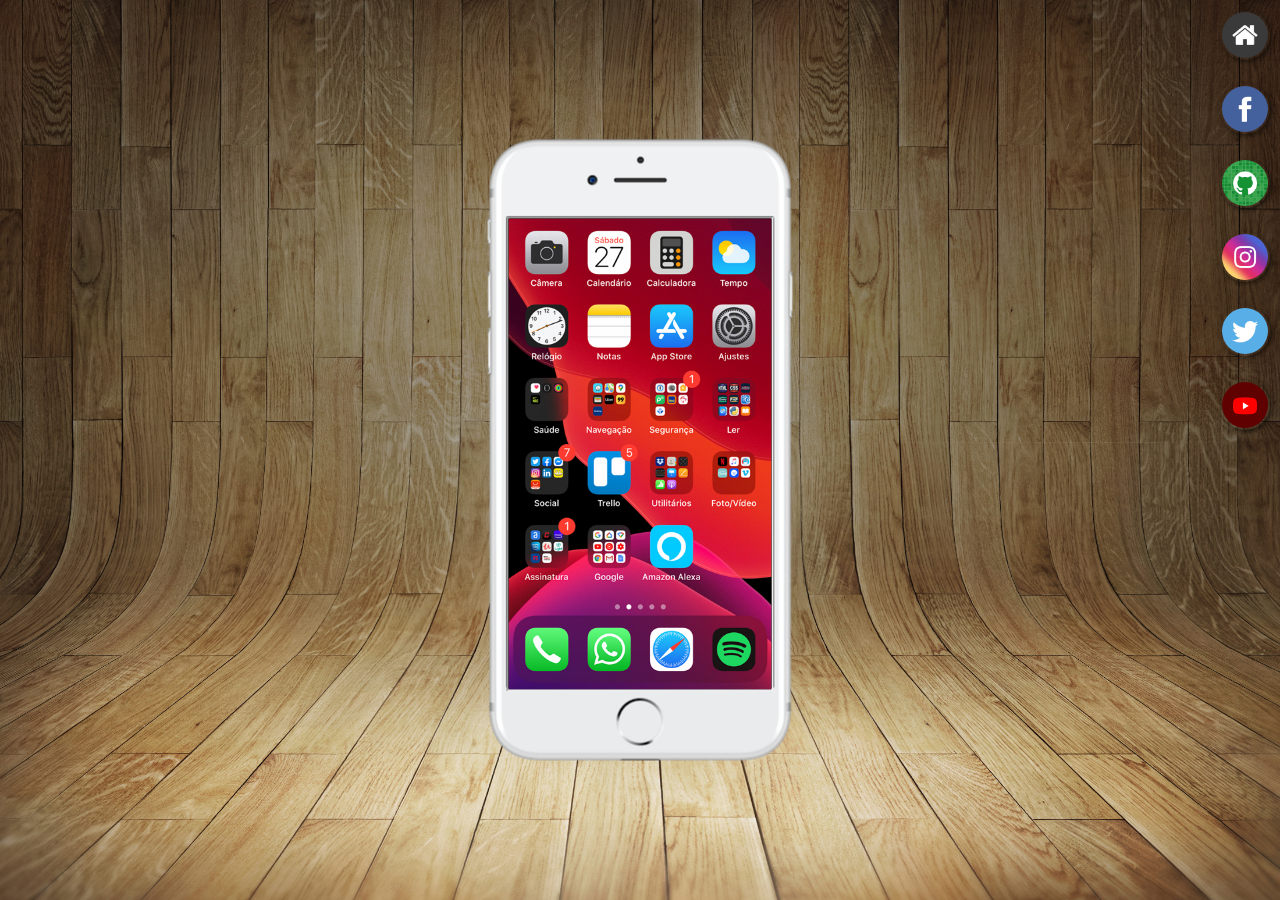
<file: index.html>
<!DOCTYPE html>
<html lang="pt-br">
<head>
    <meta charset="UTF-8">
    <meta name="viewport" content="width=device-width, initial-scale=1.0">
    <title>Redes Sociais</title>
    <link rel="shortcut icon" href="dog.ico" type="image/x-icon">
    <!--Criando o CSS externo-->
    <link rel="stylesheet" href="estilos/style.css">
</head>
<body>
    <!--Criando a estrutura básica do site-->
    <main>
        <section id="telefone">
            <iframe src="home.html" name="tela" id="tela"></iframe>
        </section>
        <section id="redes-sociais">
            <a href="home.html" target="tela"><img src="imagens/logo-home.jpg" alt="home"></a><br>
            <a href="facebook.html" target="tela"><img src="imagens/logo-facebook.jpg" alt="Facebook"></a><br>
            <a href="github.html" target="tela"><img src="imagens/logo-github.jpg" alt="GitHub"></a><br>
            <a href="instagram.html" target="tela"><img src="imagens/logo-instagram.jpg" alt="Instagram"></a><br>
            <a href="twitter.html" target="tela"><img src="imagens/logo-twitter.jpg" alt="Twitter"></a><br>
            <a href="youtube.html" target="tela"><img src="imagens/logo-youtube.jpg" alt="You Tube"></a><br>
        </section>
    </main>
</body>
</html>
</file>
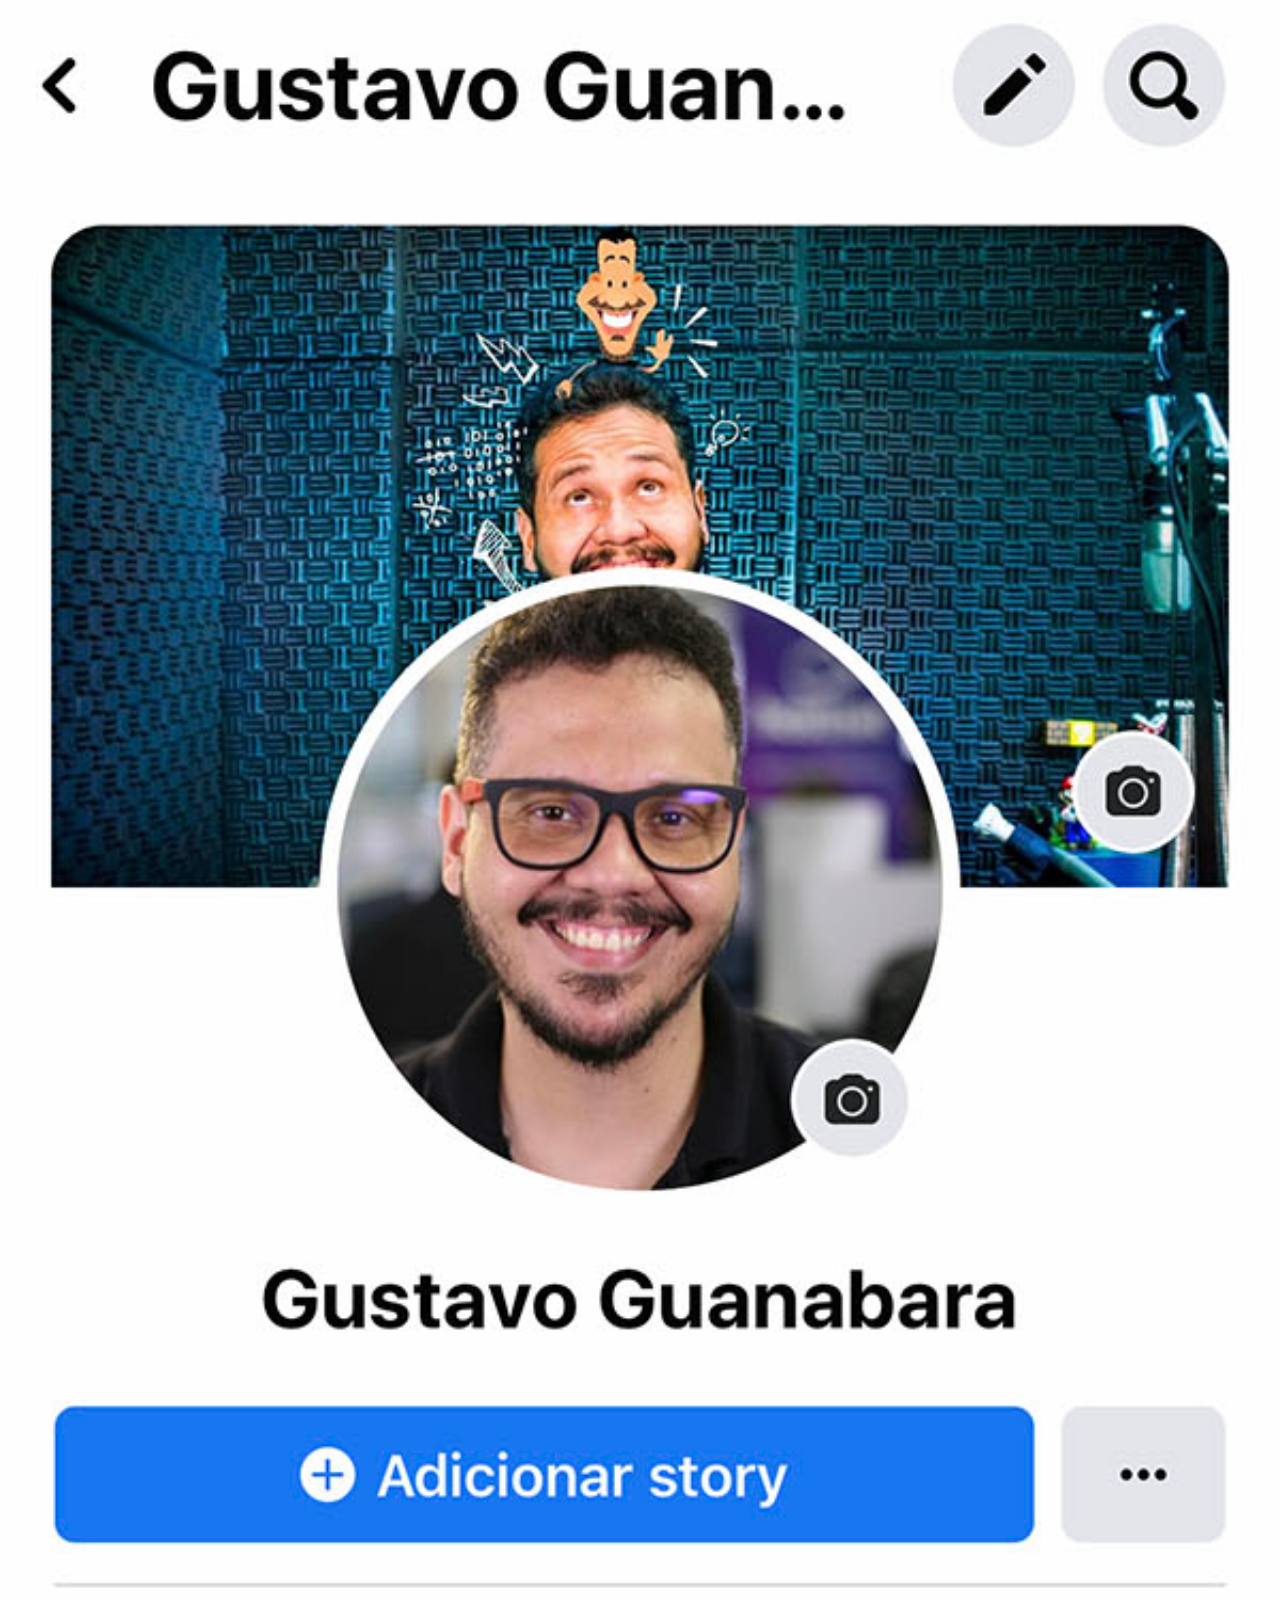
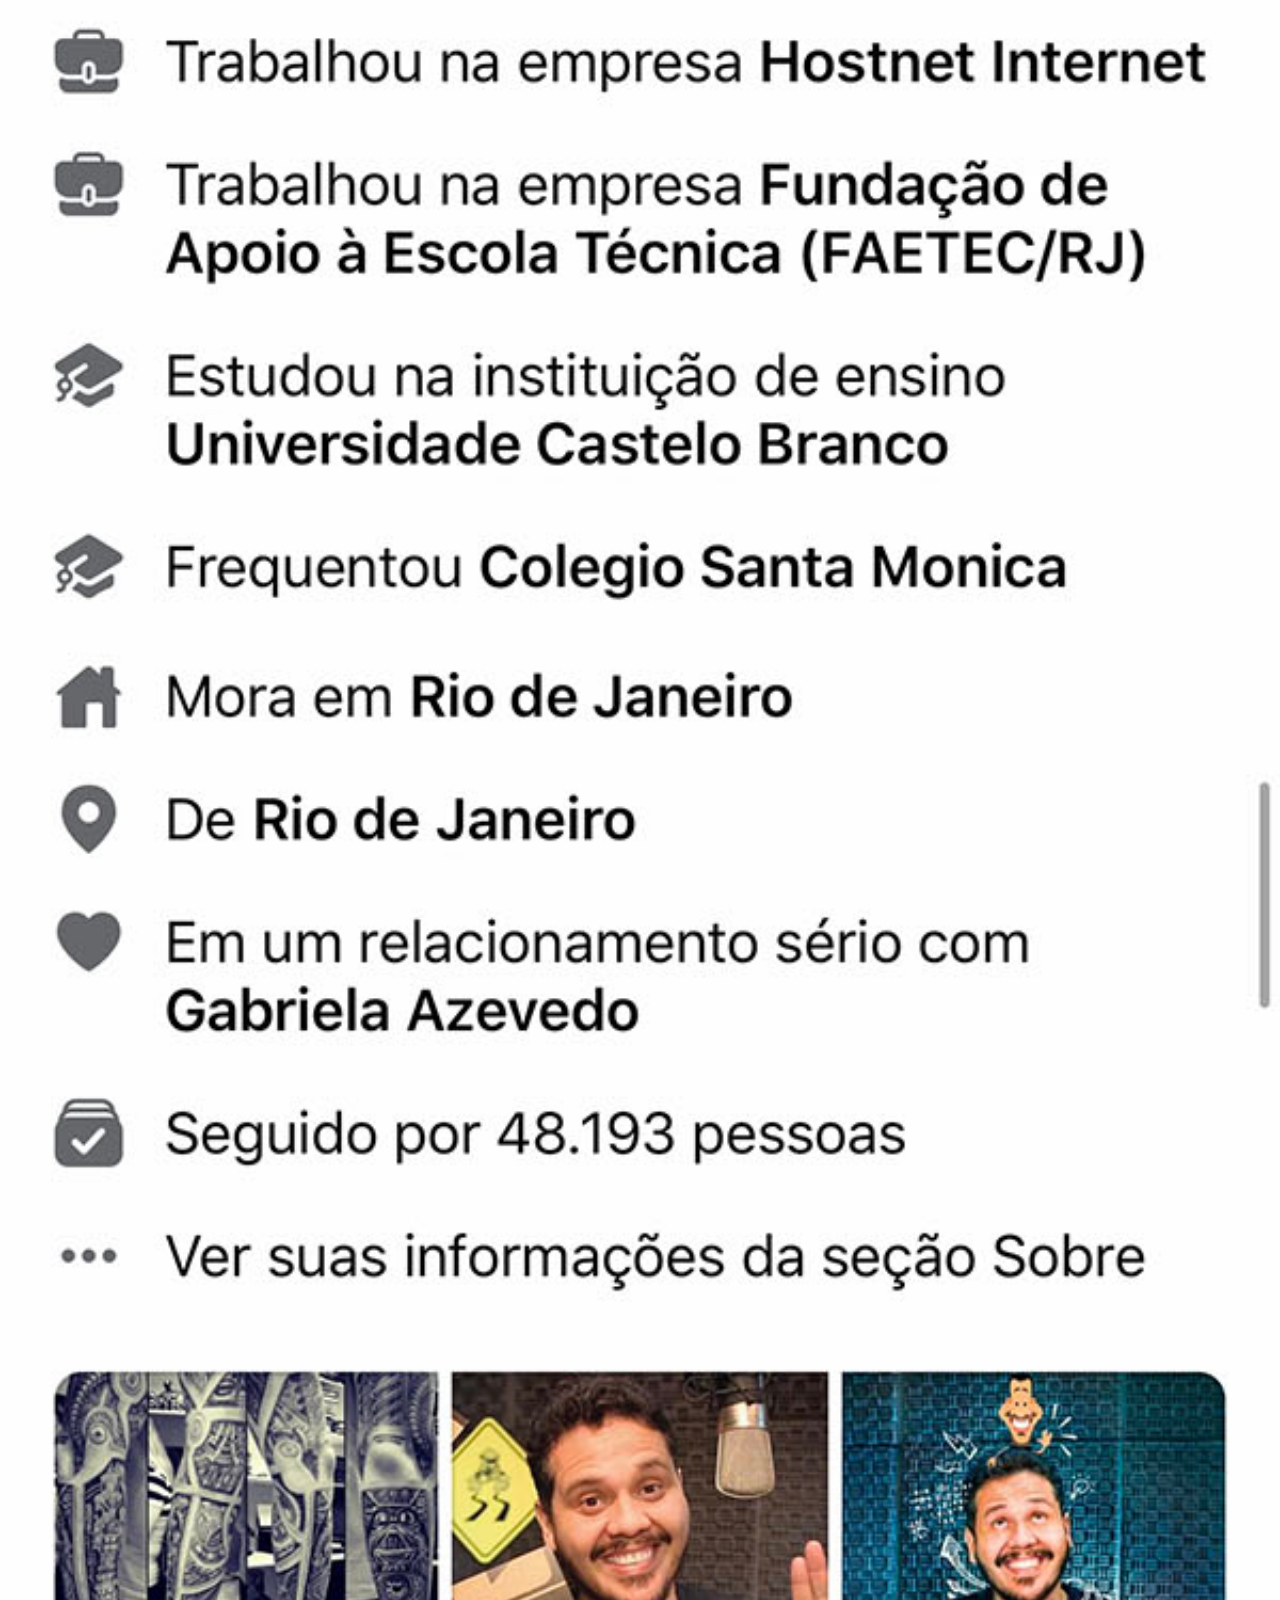
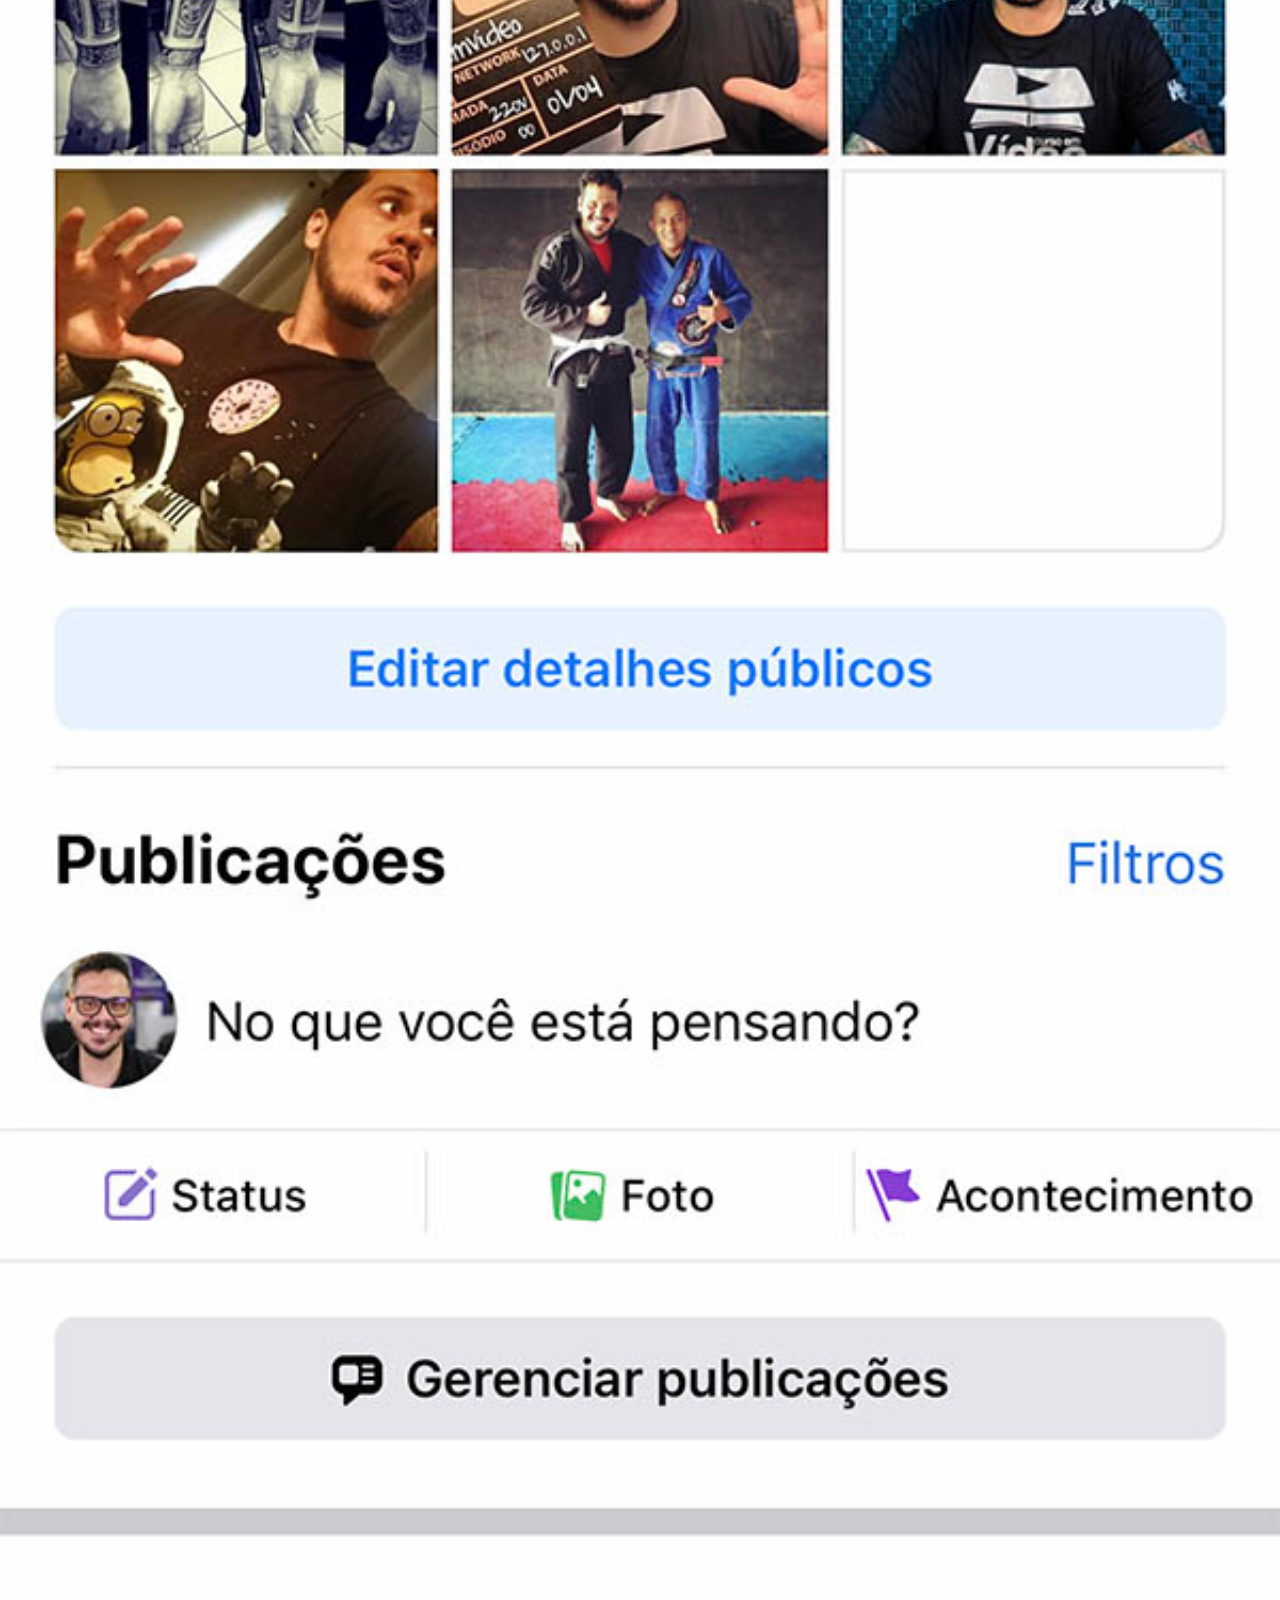
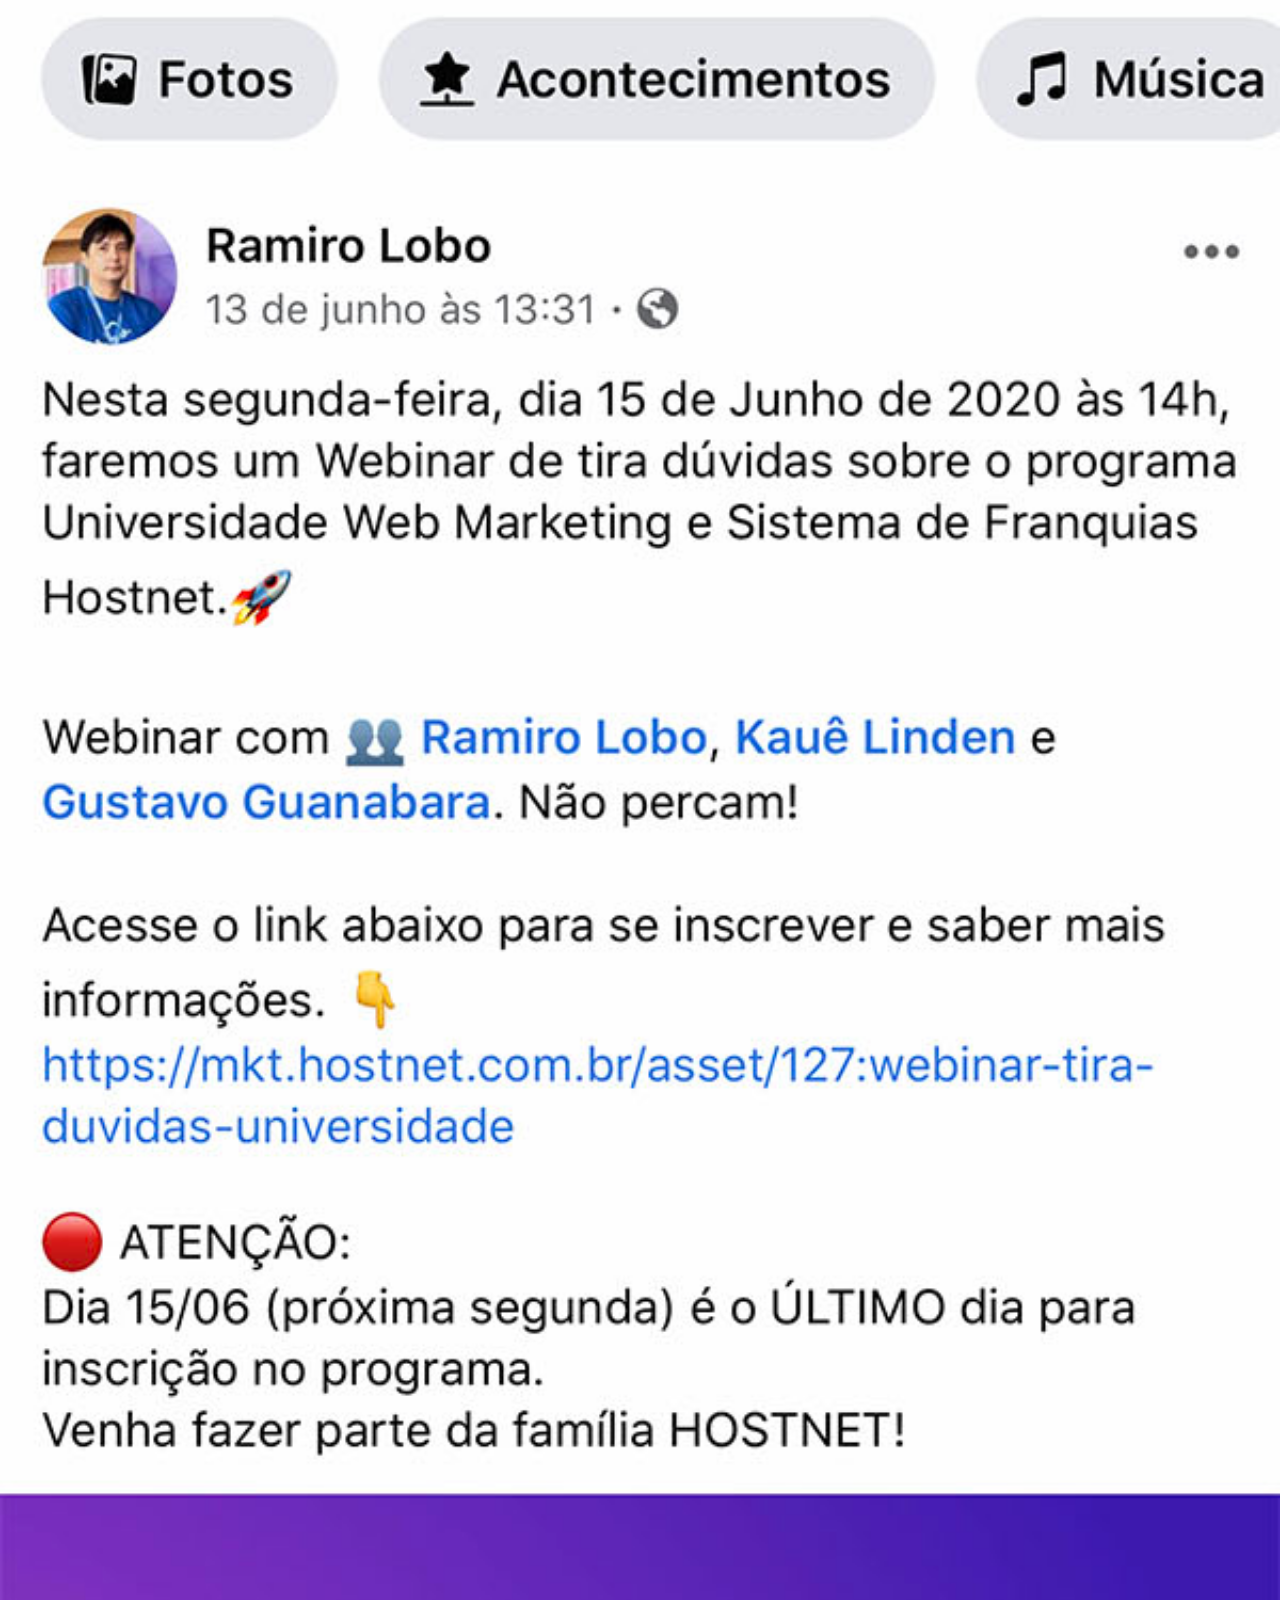
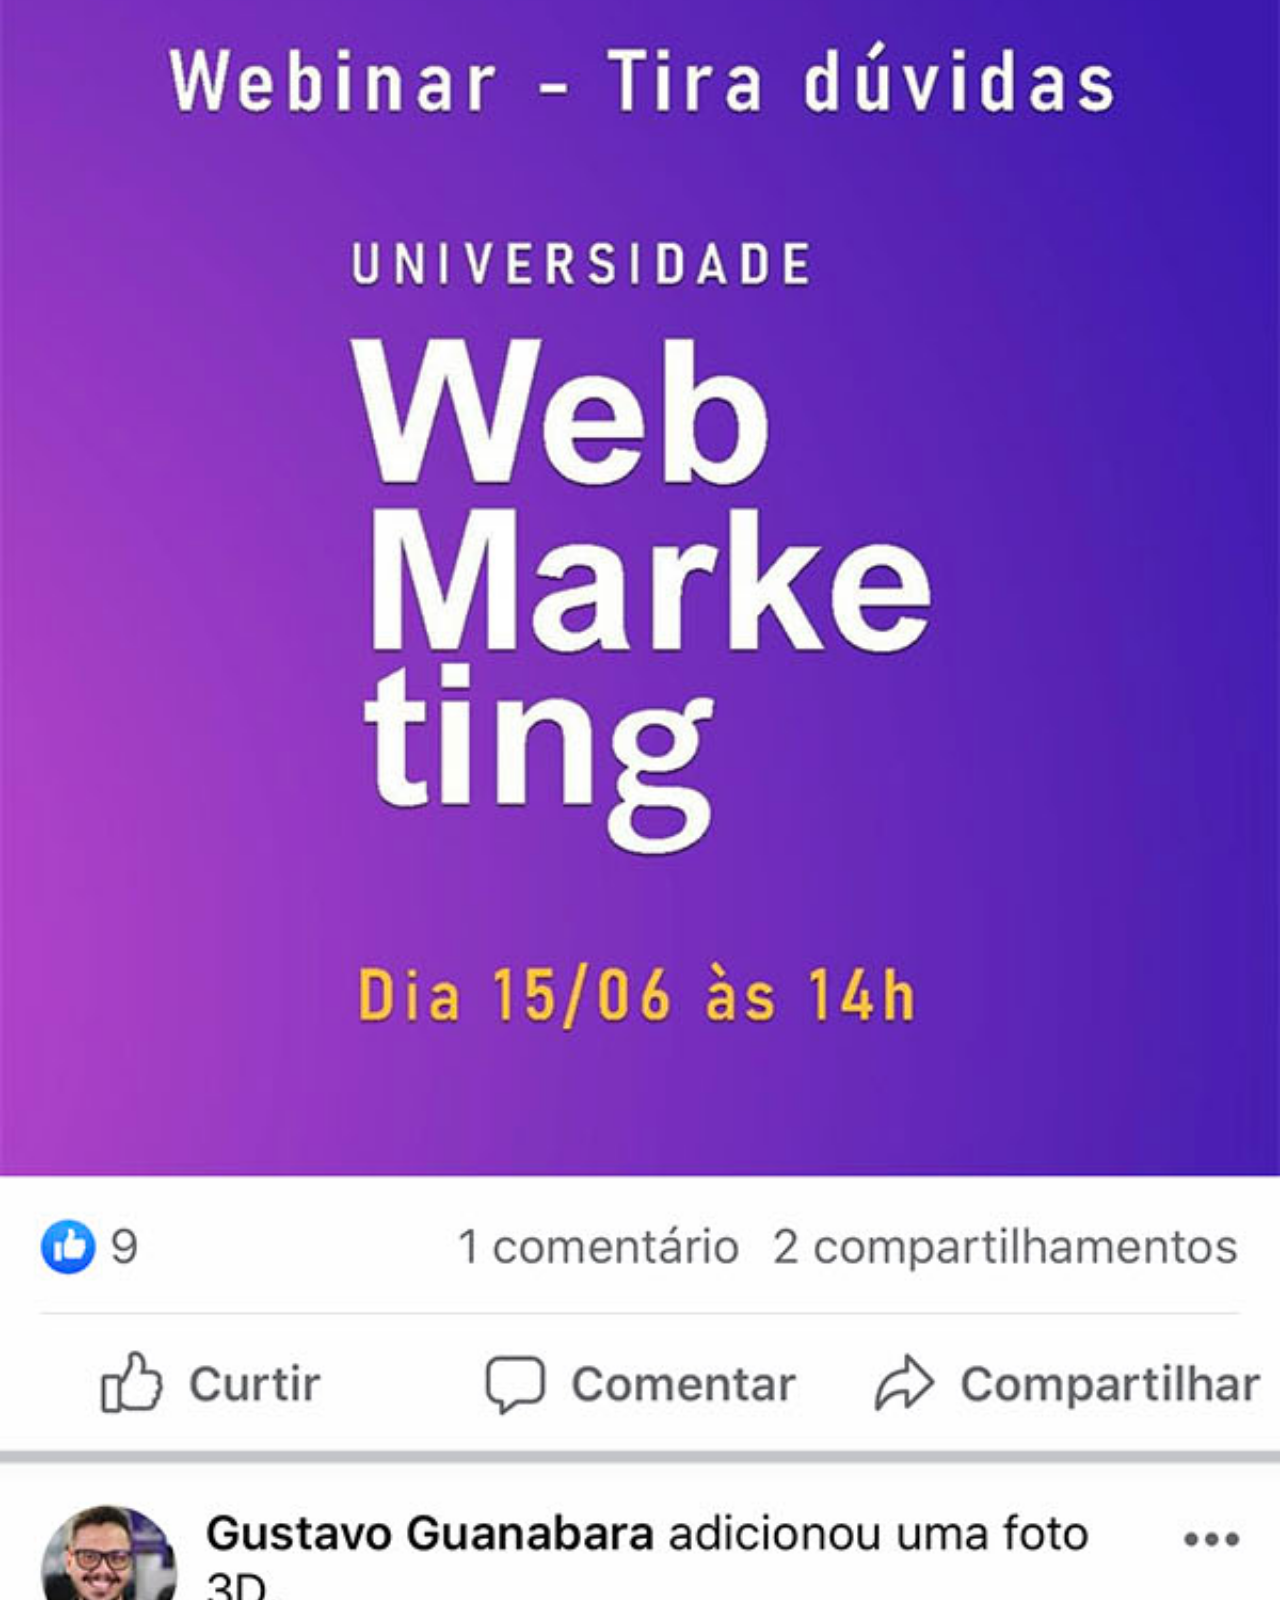
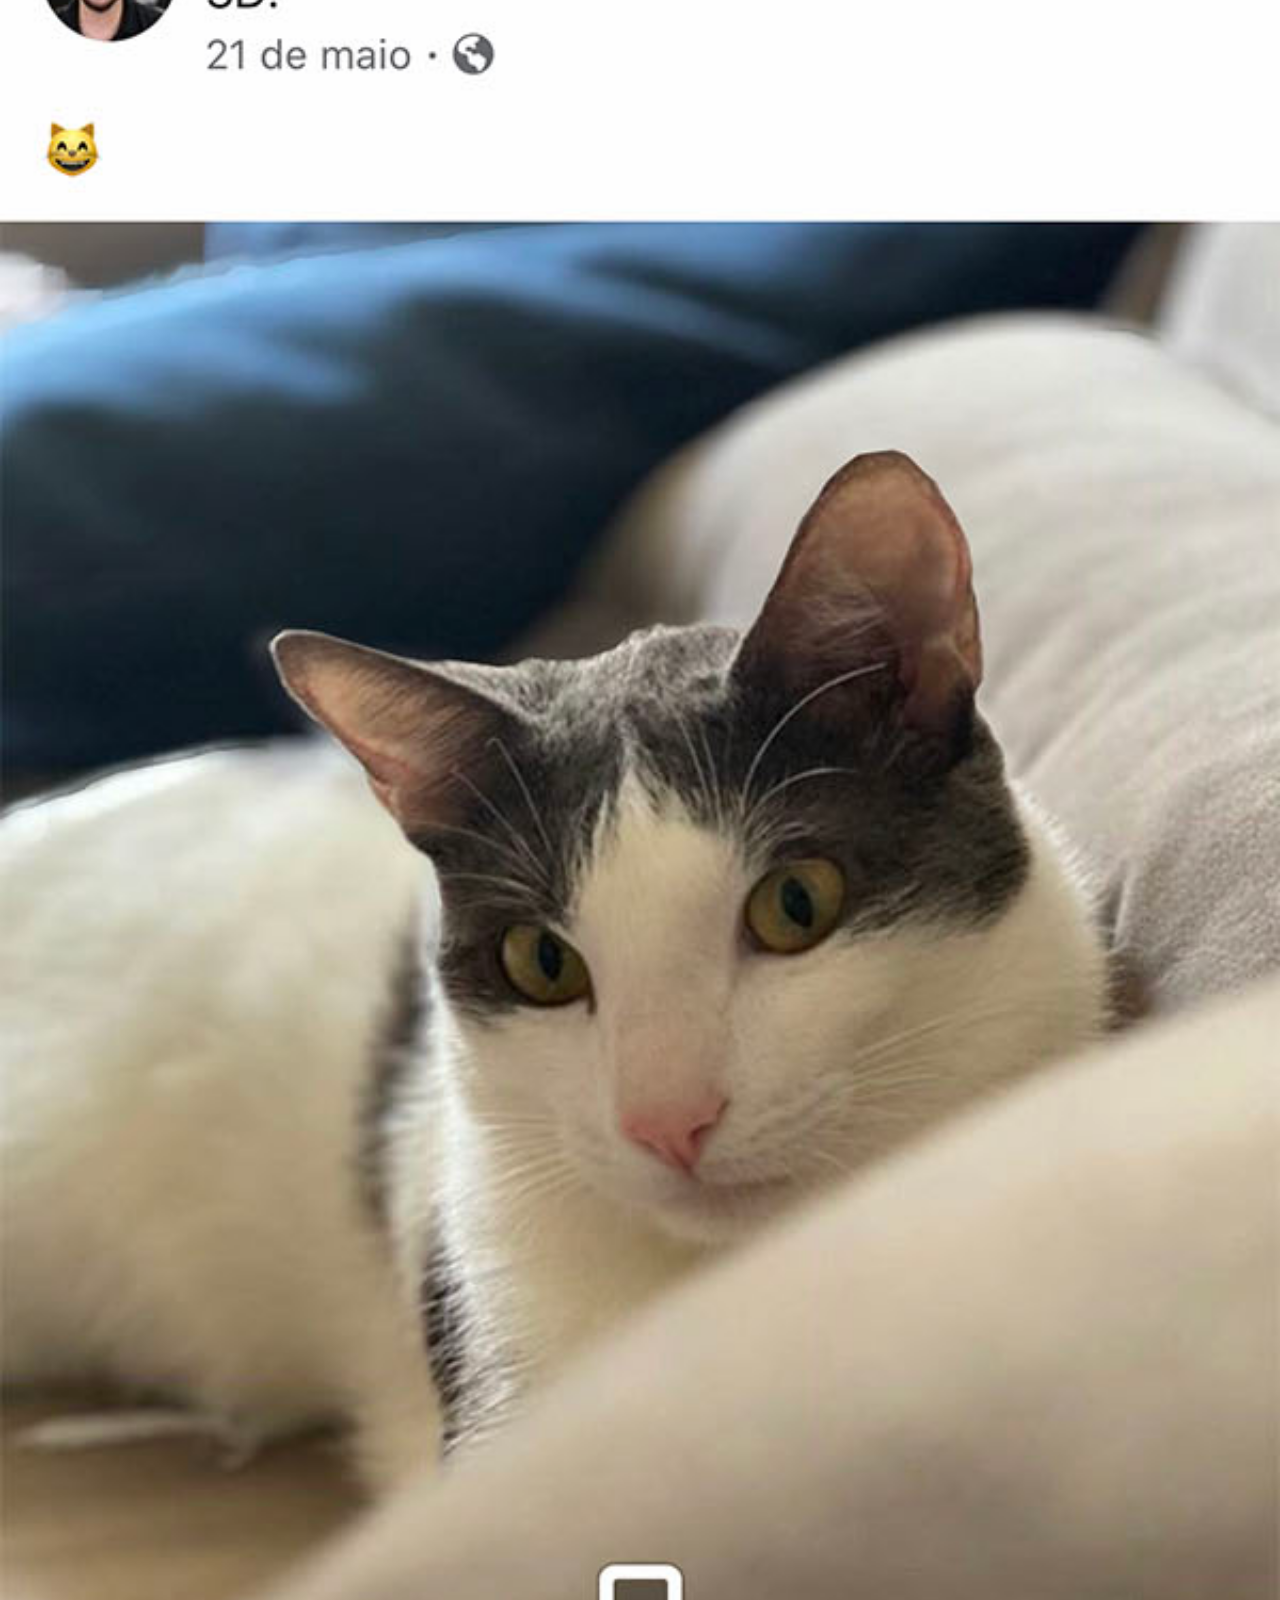
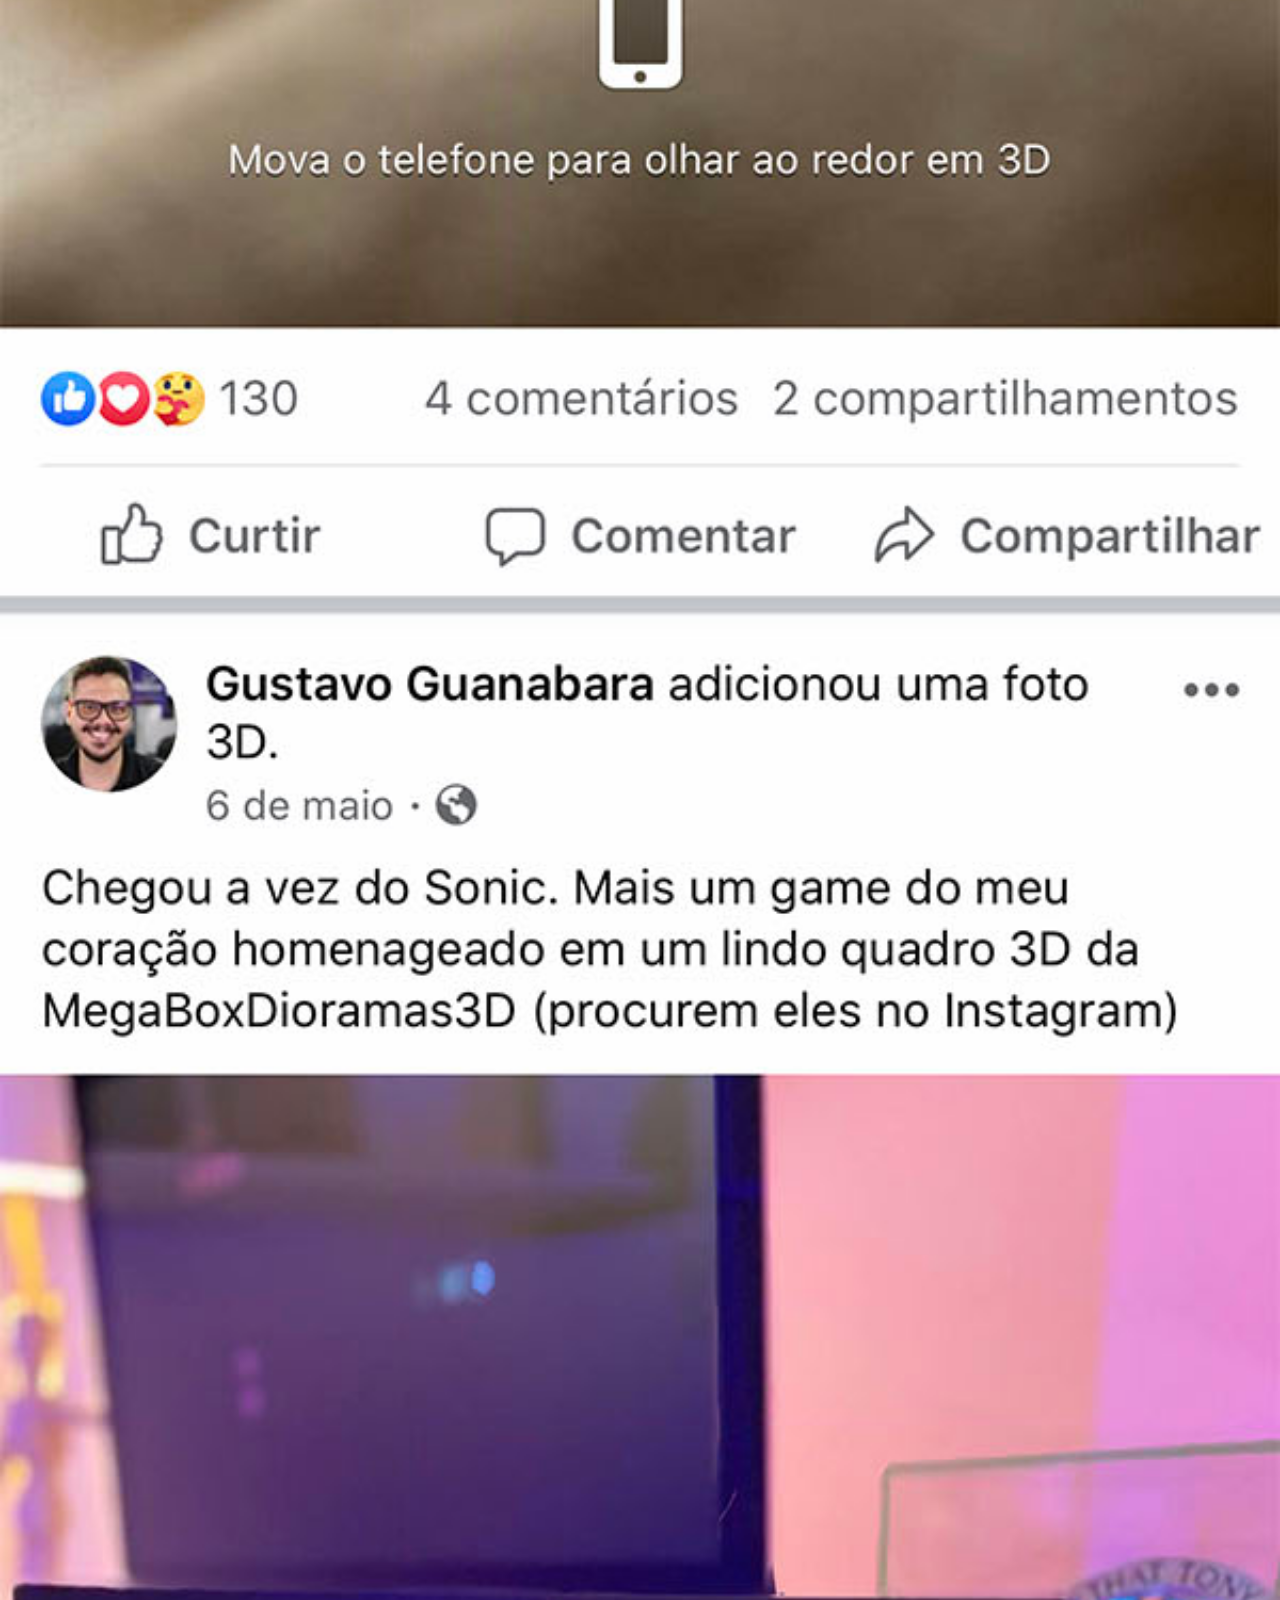
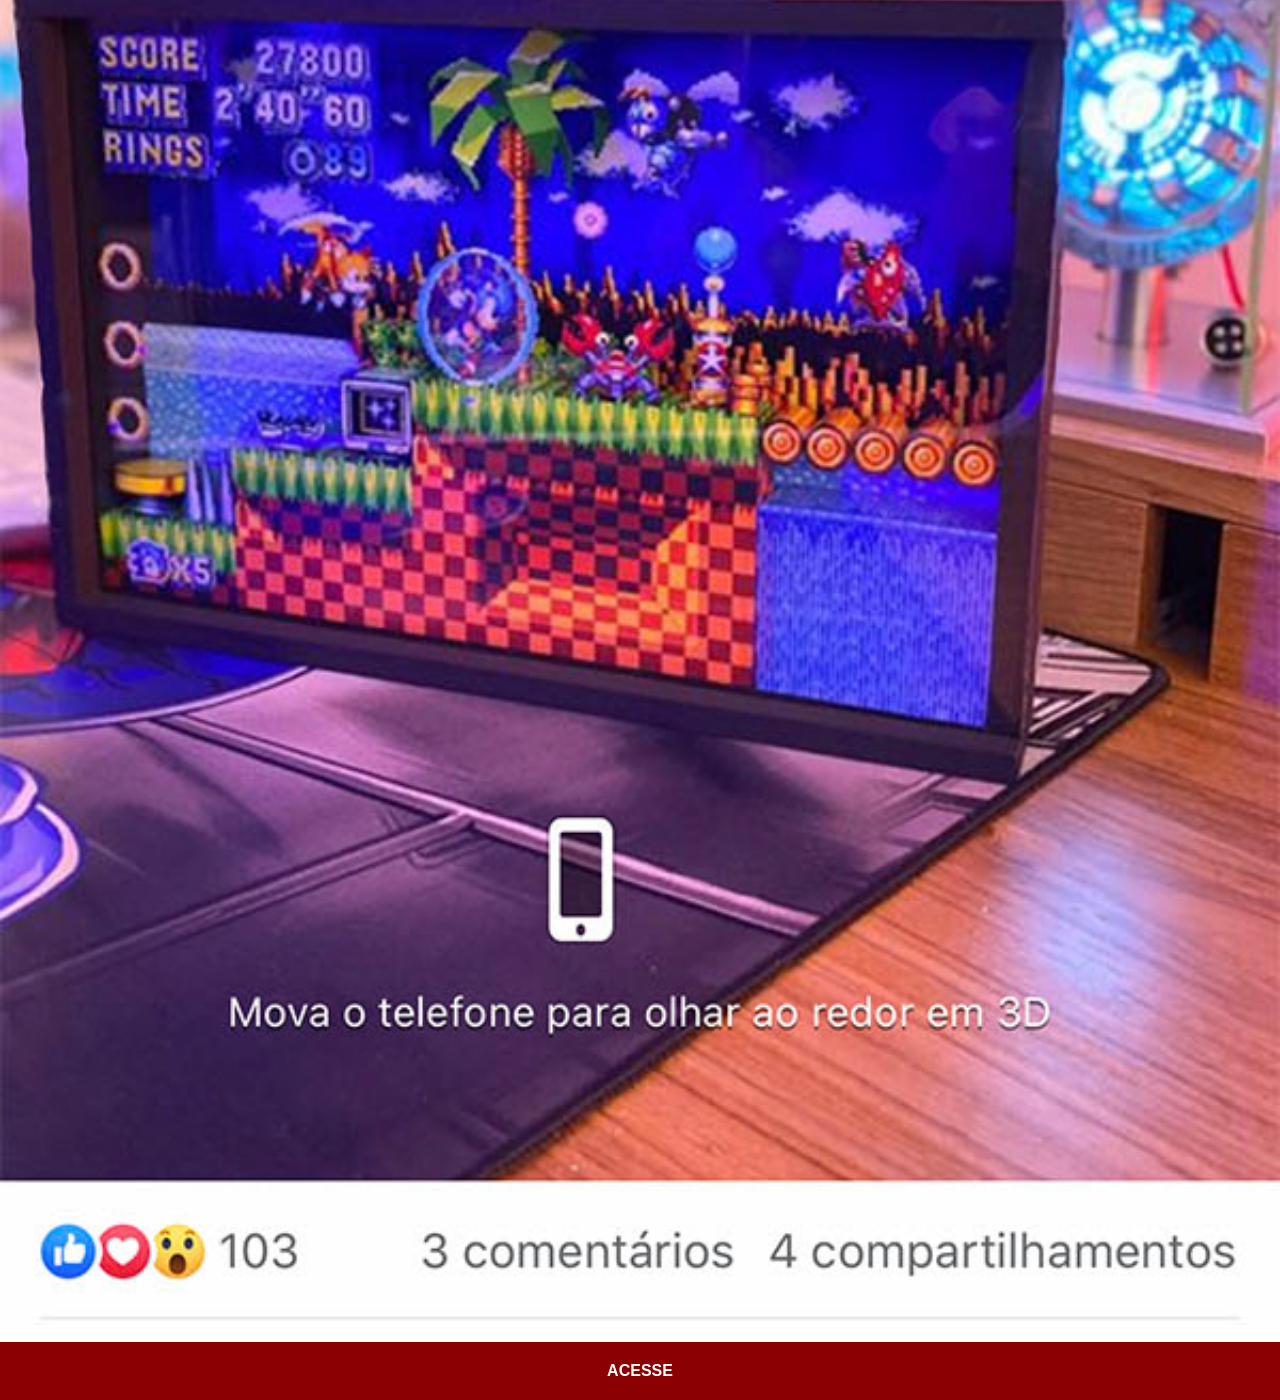
<file: facebook.html>
<!DOCTYPE html>
<html lang="pt-br">
<head>
    <meta charset="UTF-8">
    <meta name="viewport" content="width=device-width, initial-scale=1.0">
    <title>Facebook</title>
    <link rel="stylesheet" href="estilos/social.css">
</head>
<body>
    <img src="imagens/tela-facebook.jpg" alt="Facebook">
    <a href="https://youtu.be/qkr0dGDLExY?list=RDqkr0dGDLExY" target="_blank">ACESSE</a>
</body>
</html>
</file>
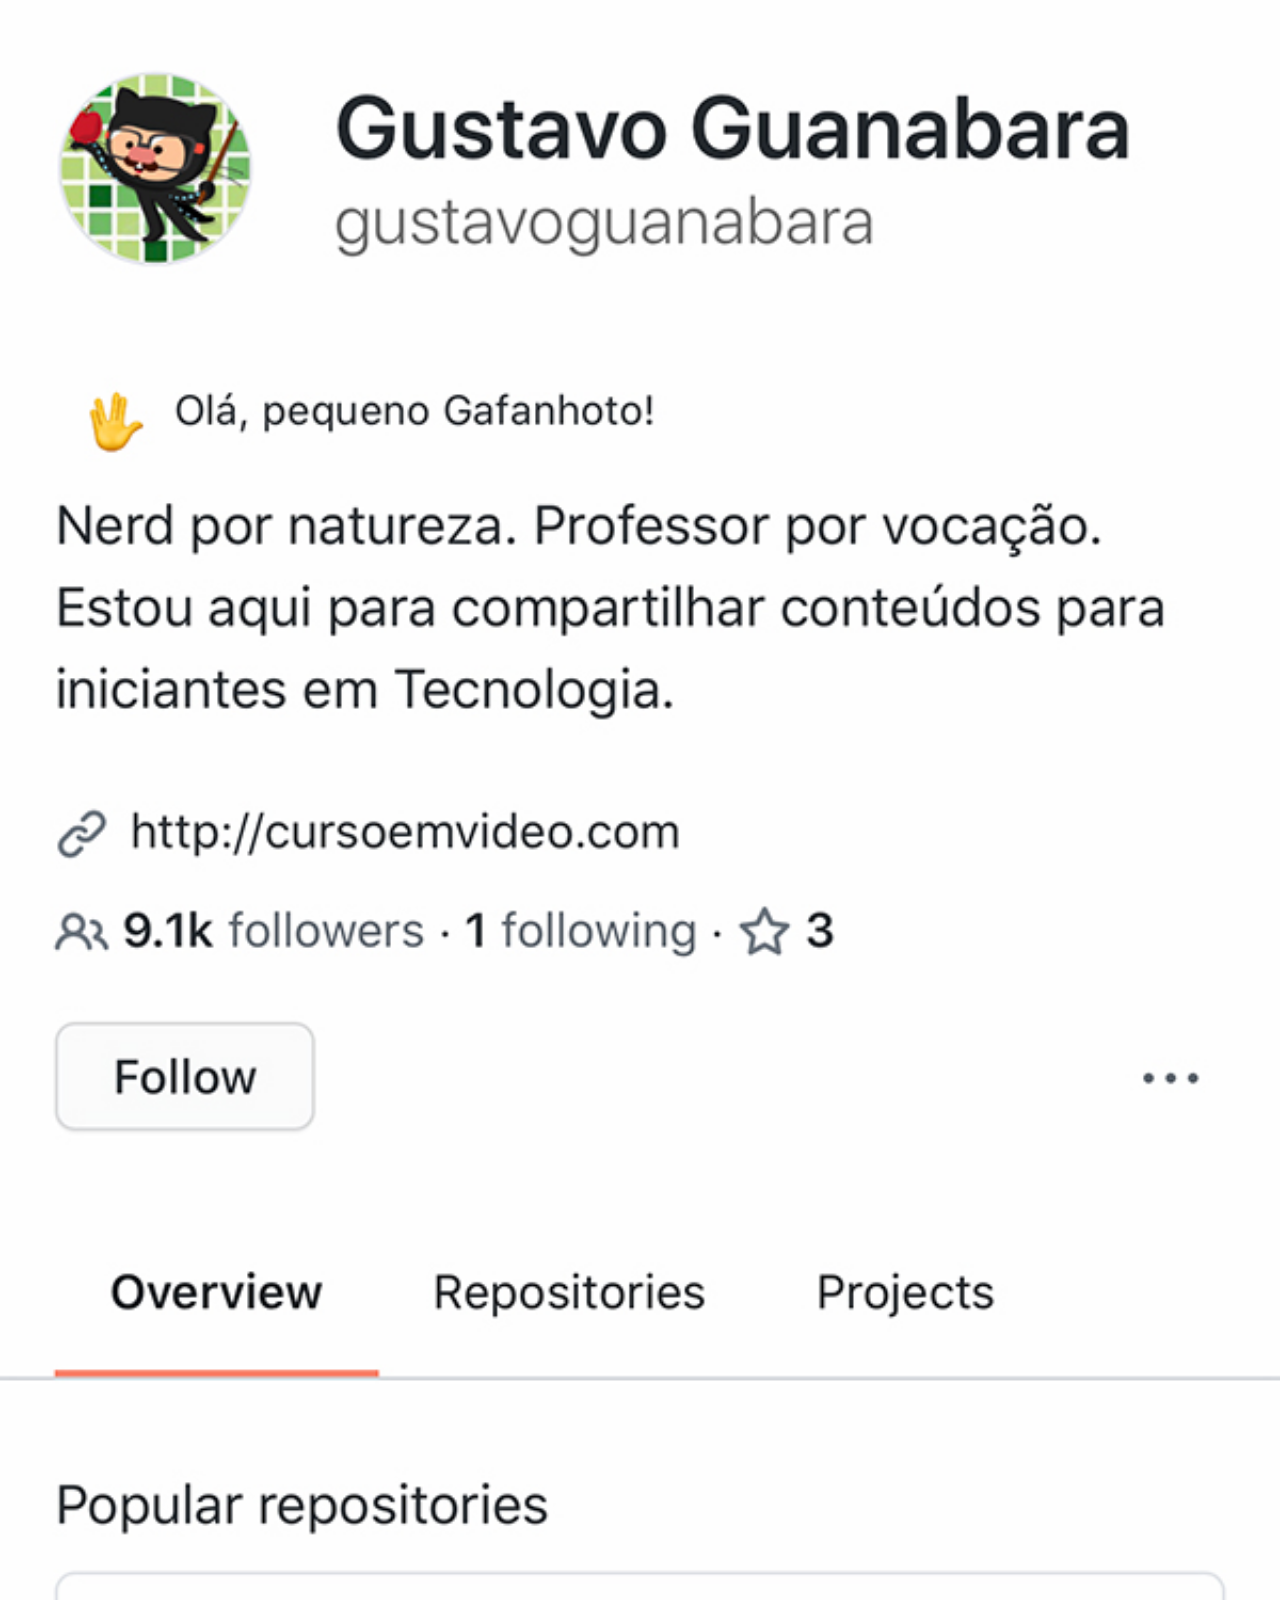
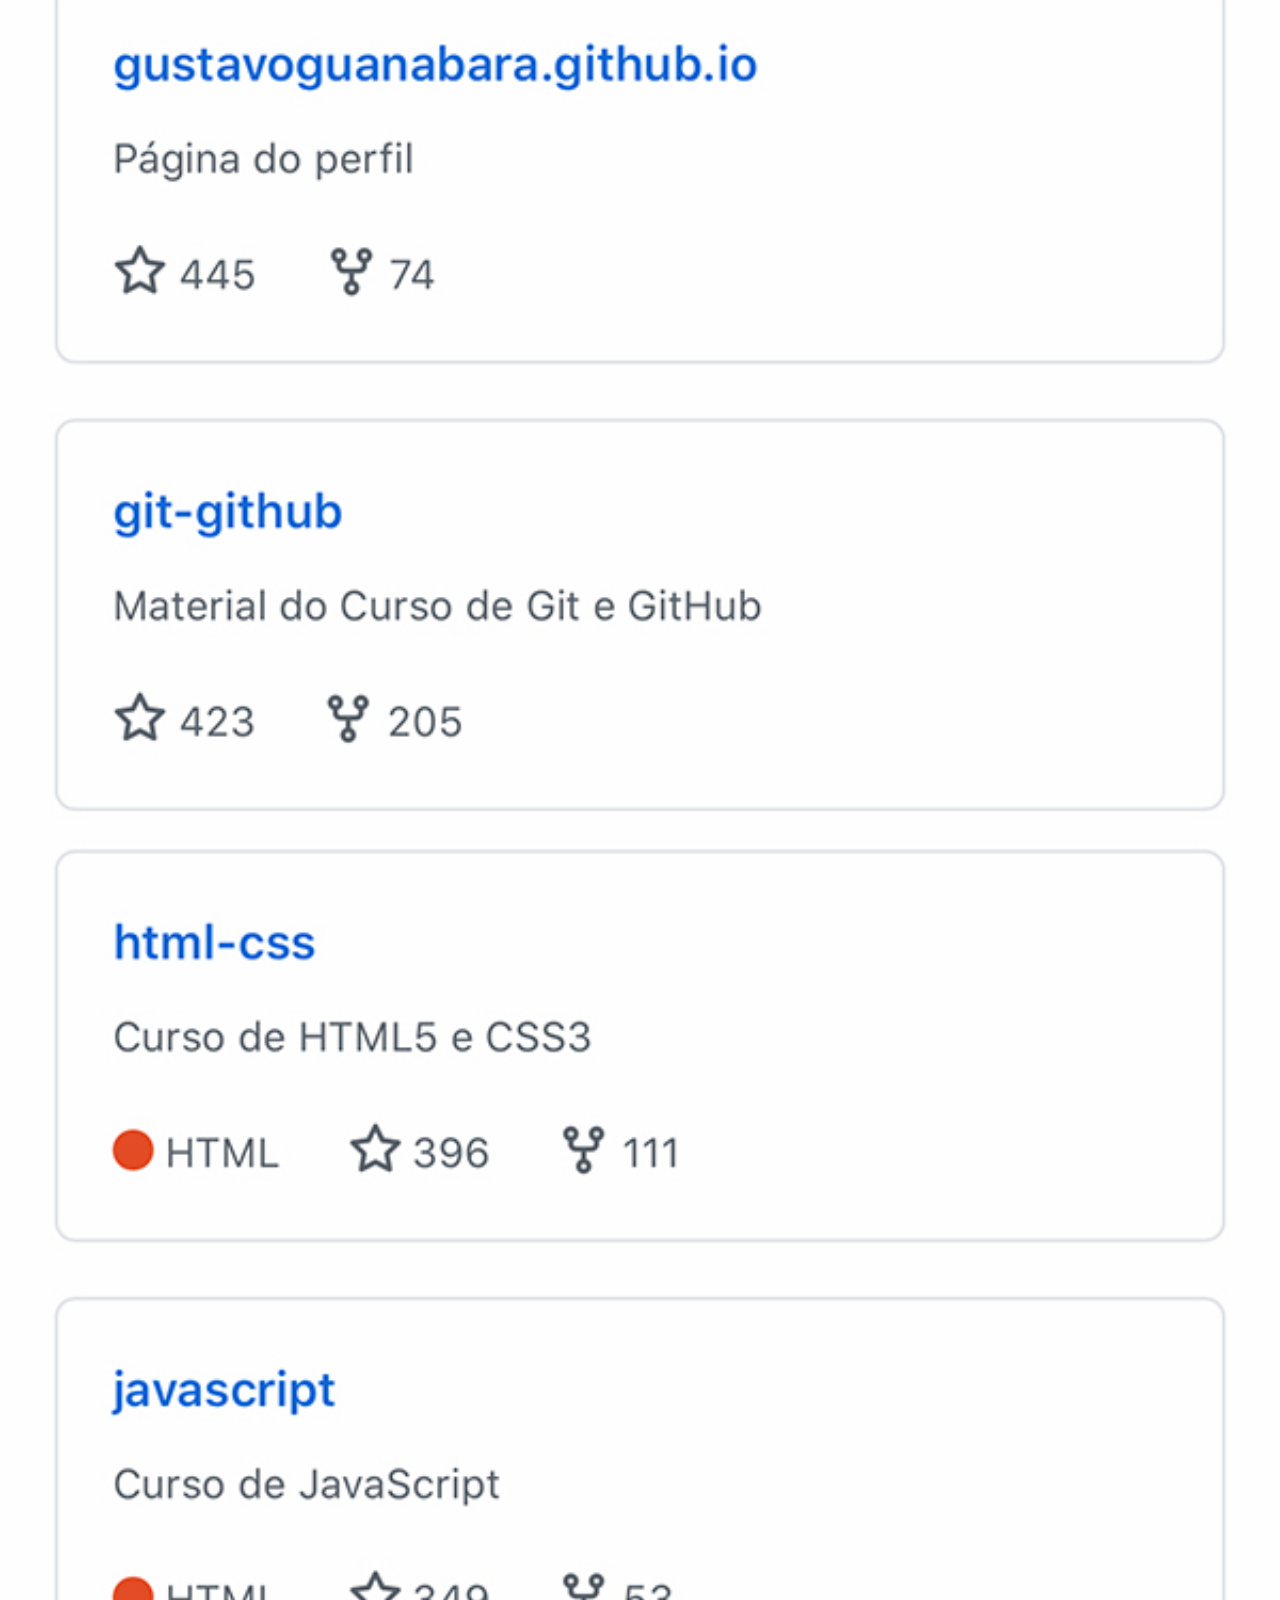
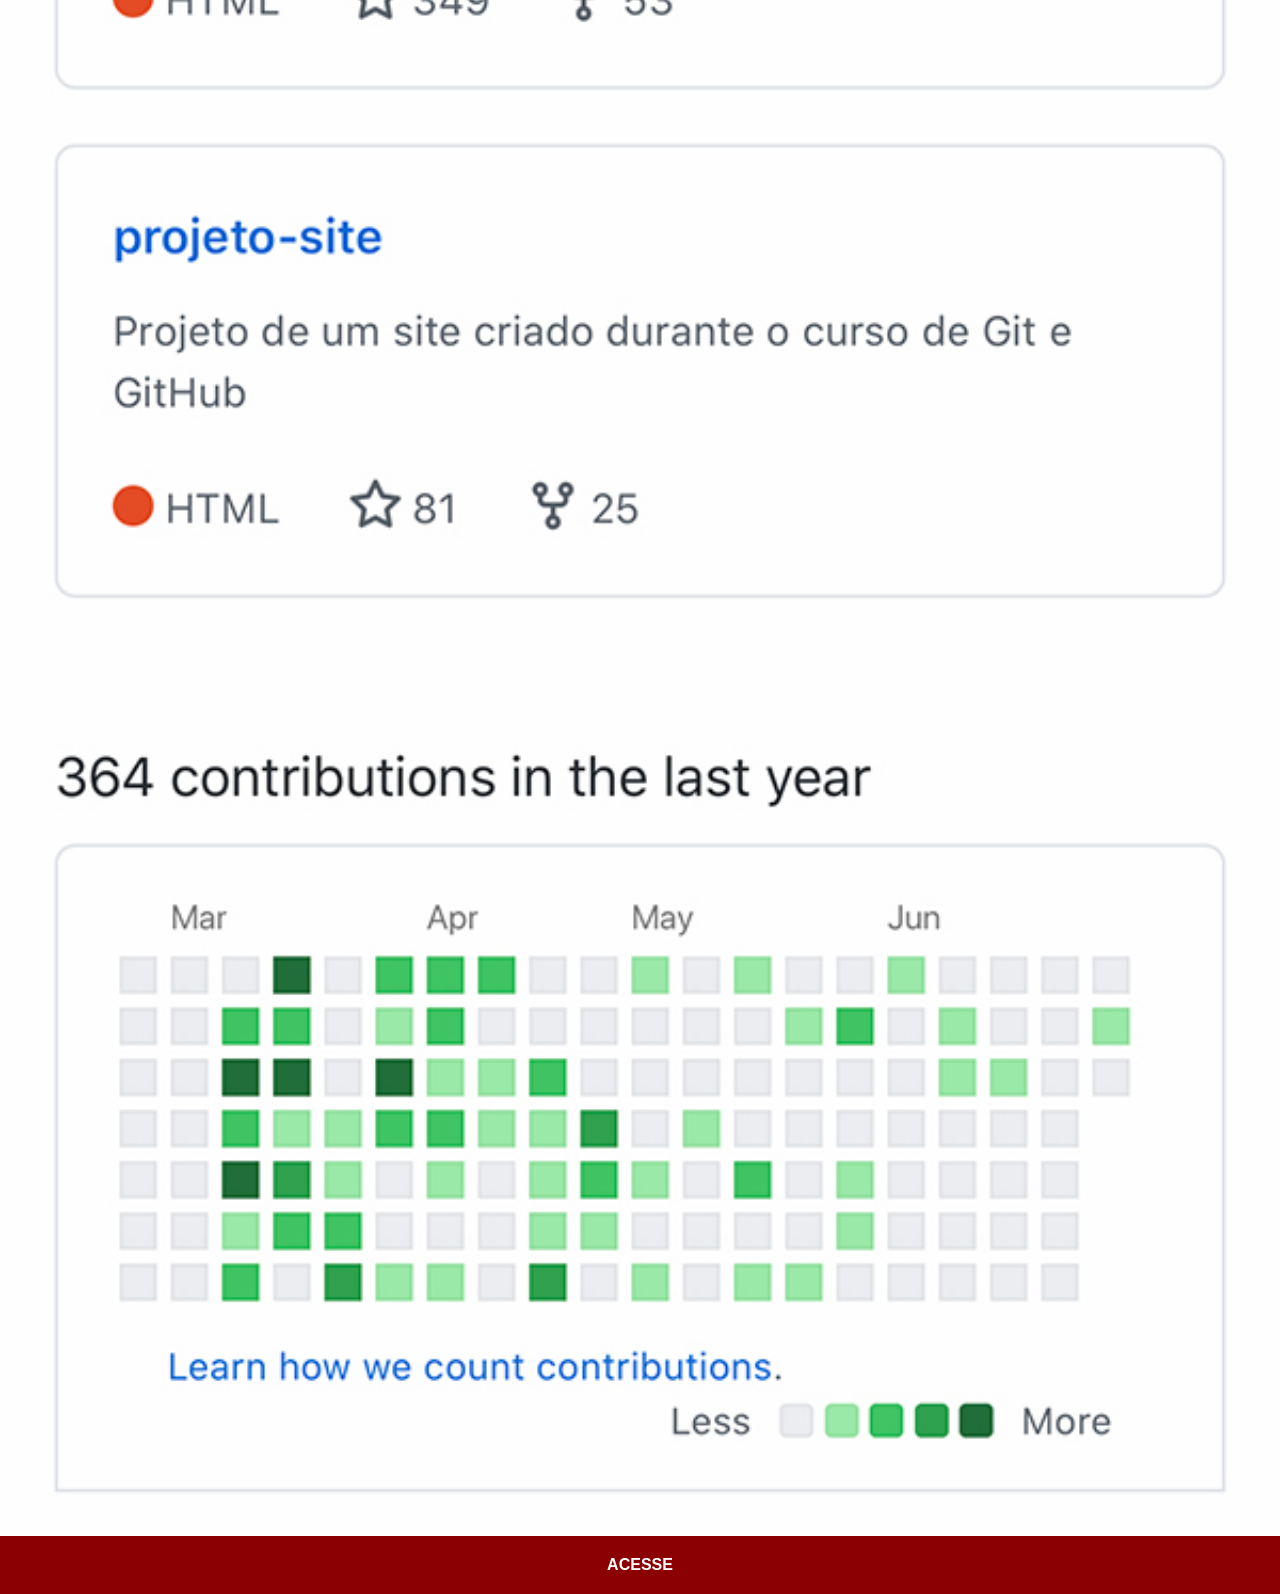
<file: github.html>
<!DOCTYPE html>
<html lang="pt-br">
<head>
    <meta charset="UTF-8">
    <meta name="viewport" content="width=device-width, initial-scale=1.0">
    <title>GitHub</title>
    <link rel="stylesheet" href="estilos/social.css">
</head>
<body>
    <img src="imagens/tela-github.jpg" alt="GitHub">
    <a href="https://youtu.be/qkr0dGDLExY?list=RDqkr0dGDLExY" target="_blank">ACESSE</a>
</body>
</html>
</file>
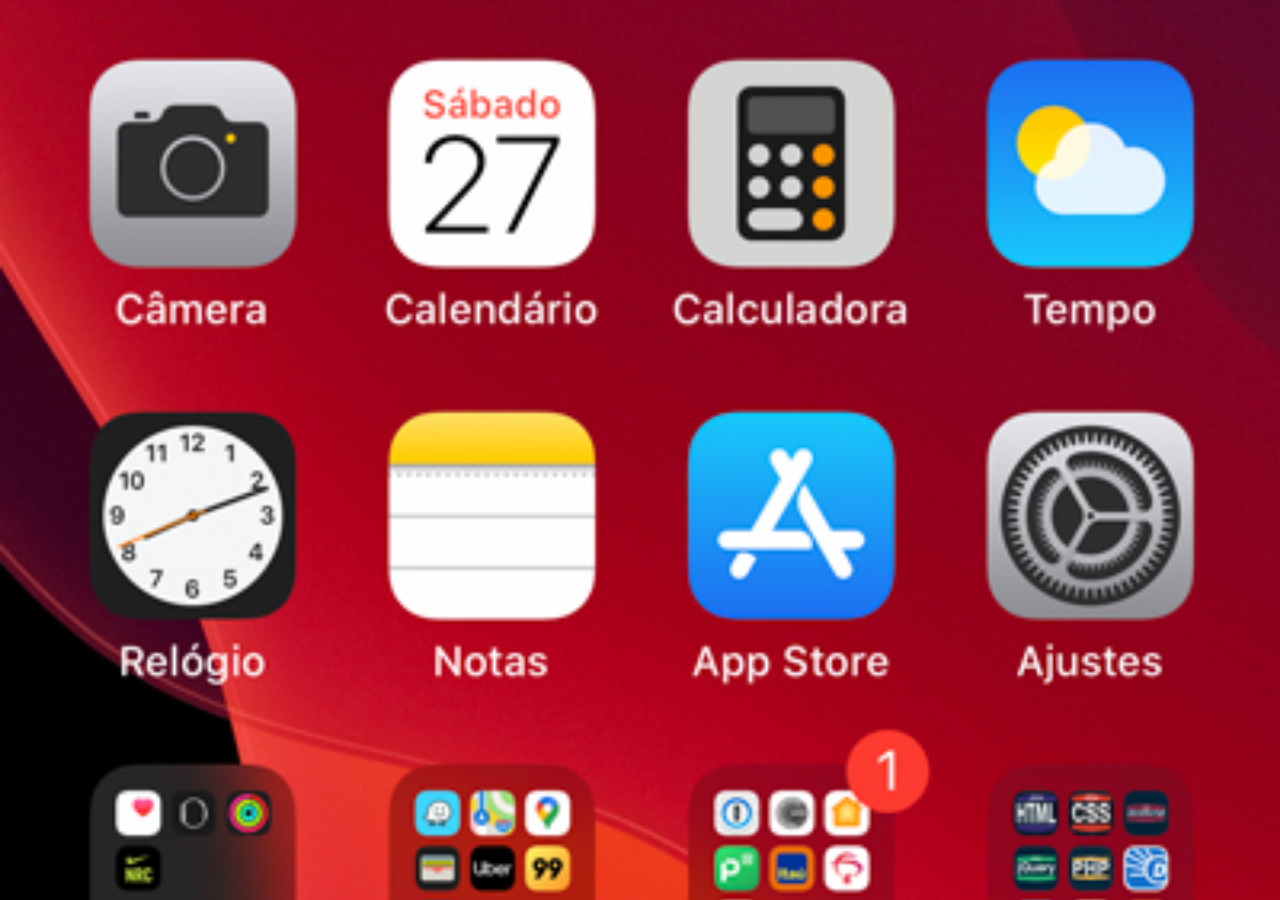
<file: home.html>
<!DOCTYPE html>
<html lang="pt-br">
<head>
    <meta charset="UTF-8">
    <meta name="viewport" content="width=device-width, initial-scale=1.0">
    <title>Document</title>
    <style>
        * {
            margin: 0px;
            padding: 0px;
        }

        body {
            width: 100vw;
            height: 100vh;
            background: black url('imagens/tela-home.jpg') no-repeat top center;
            background-size: cover;
        }
    </style>
</head>
<body>
    
</body>
</html>
</file>
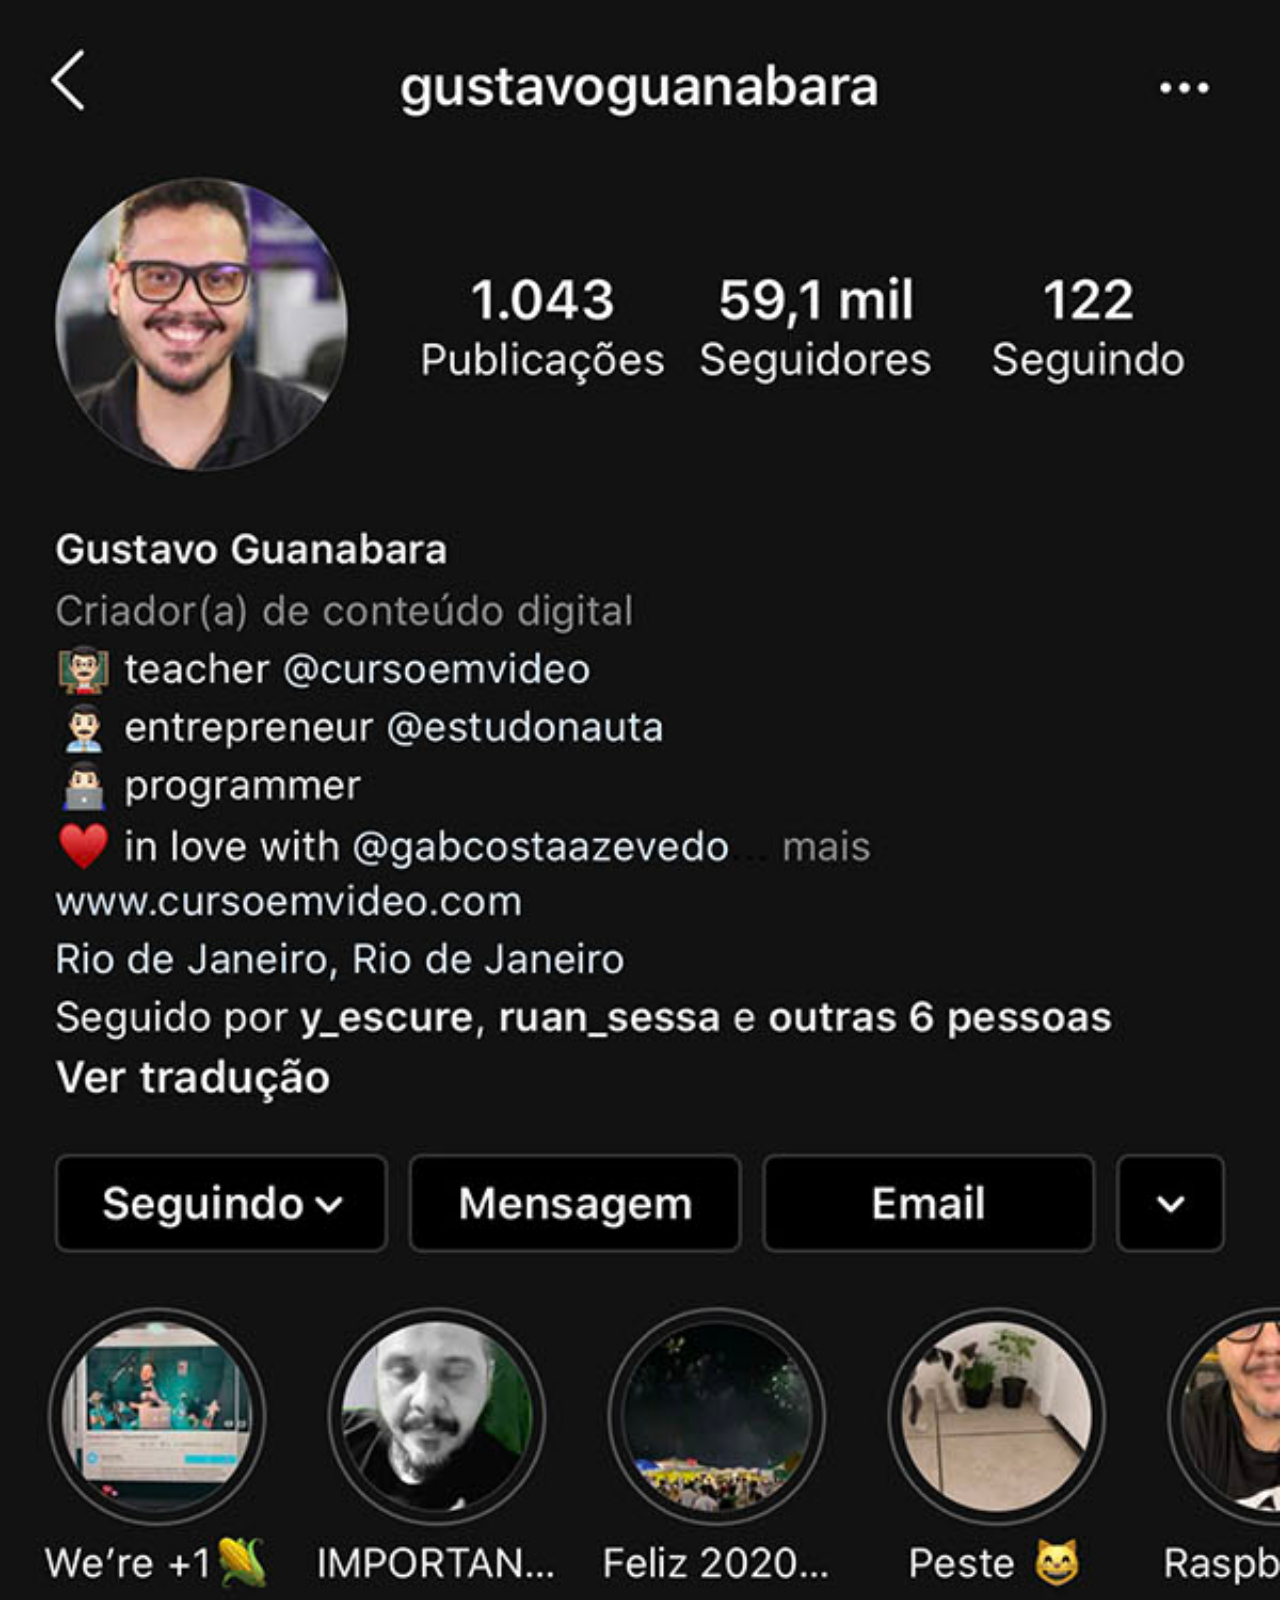
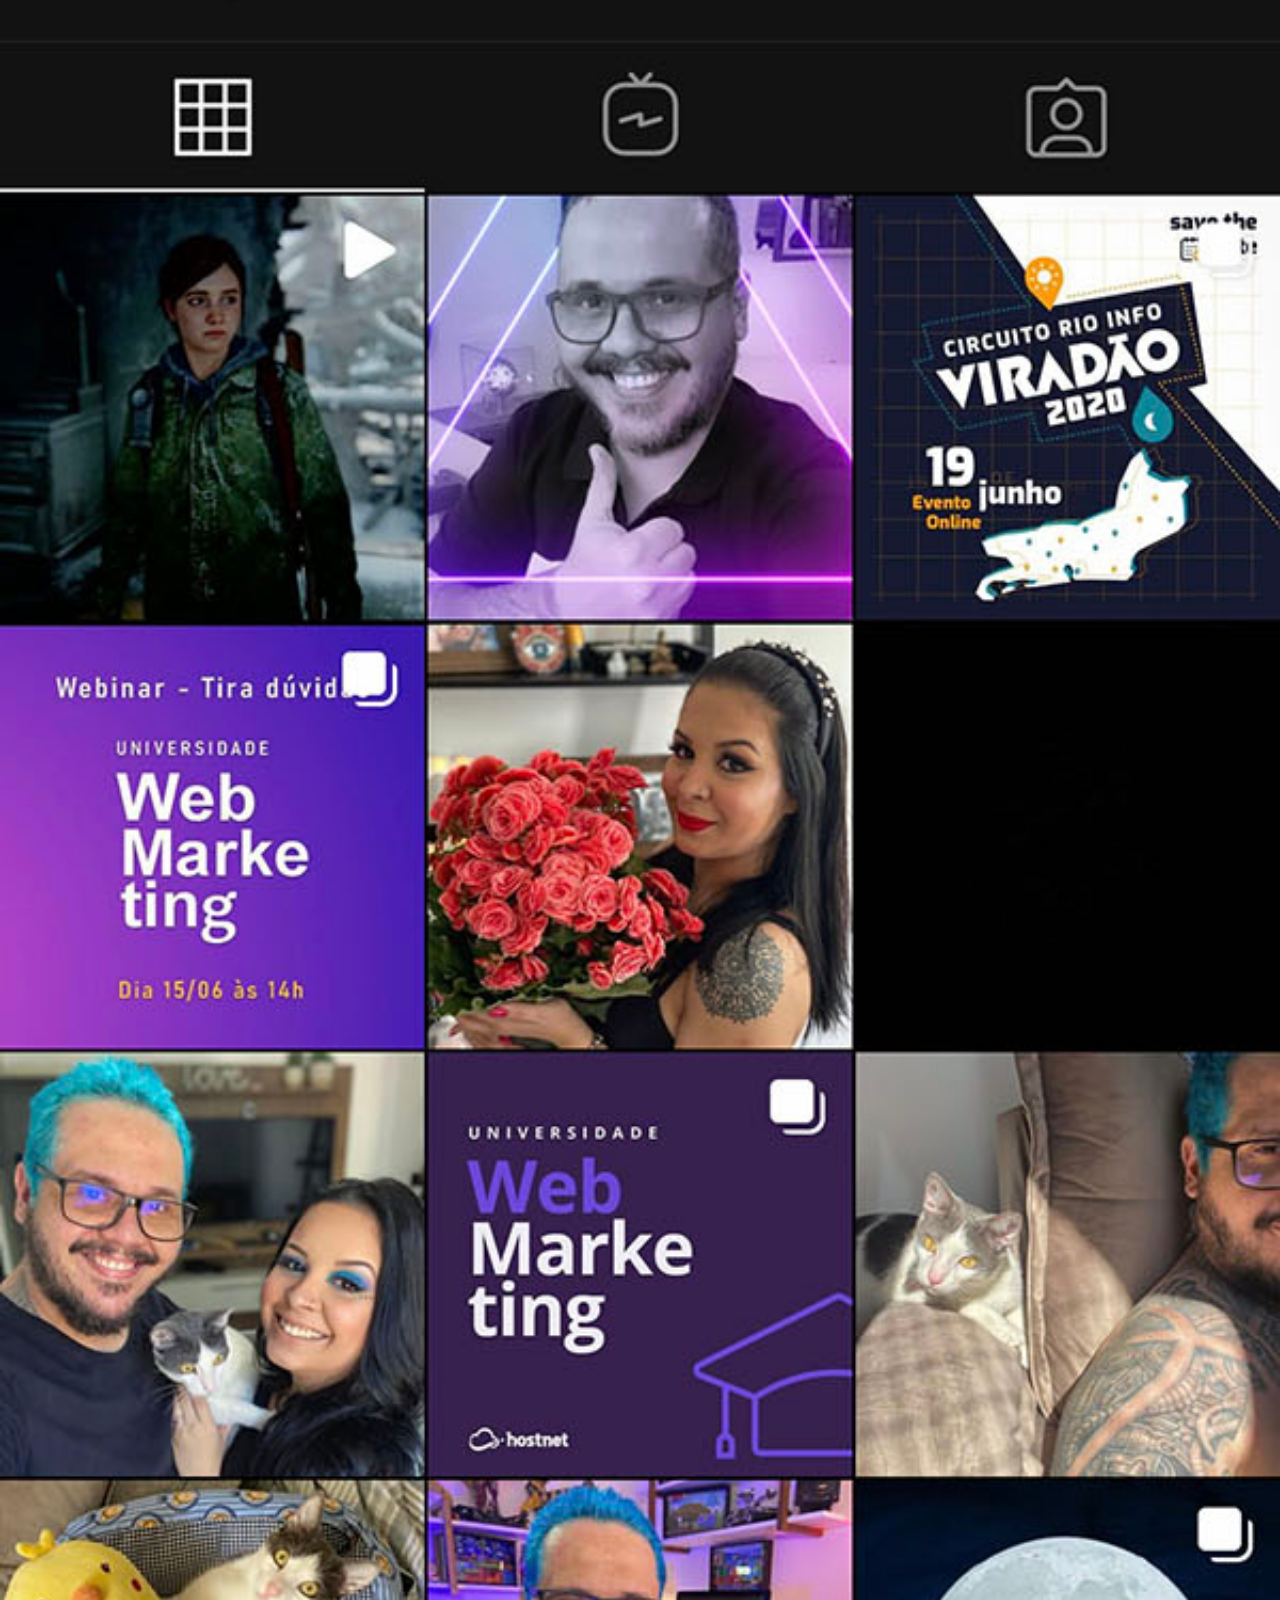
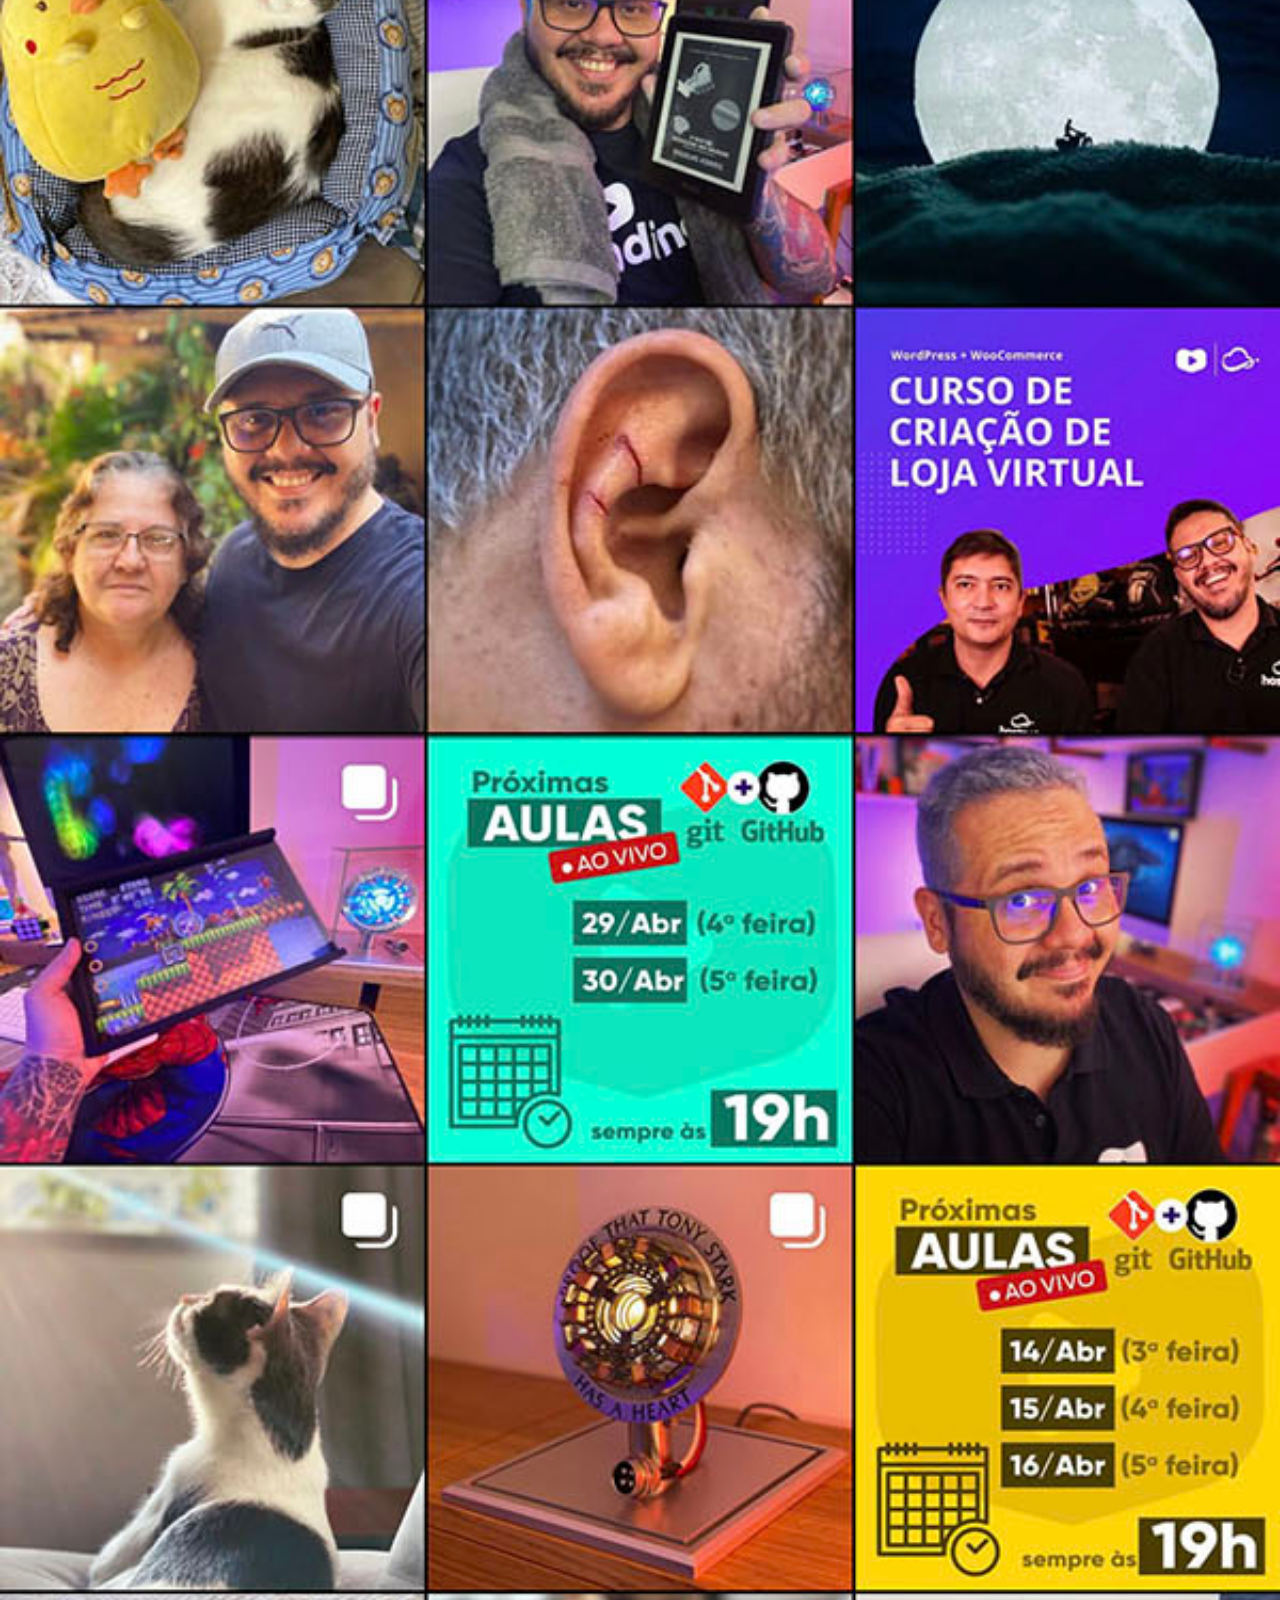
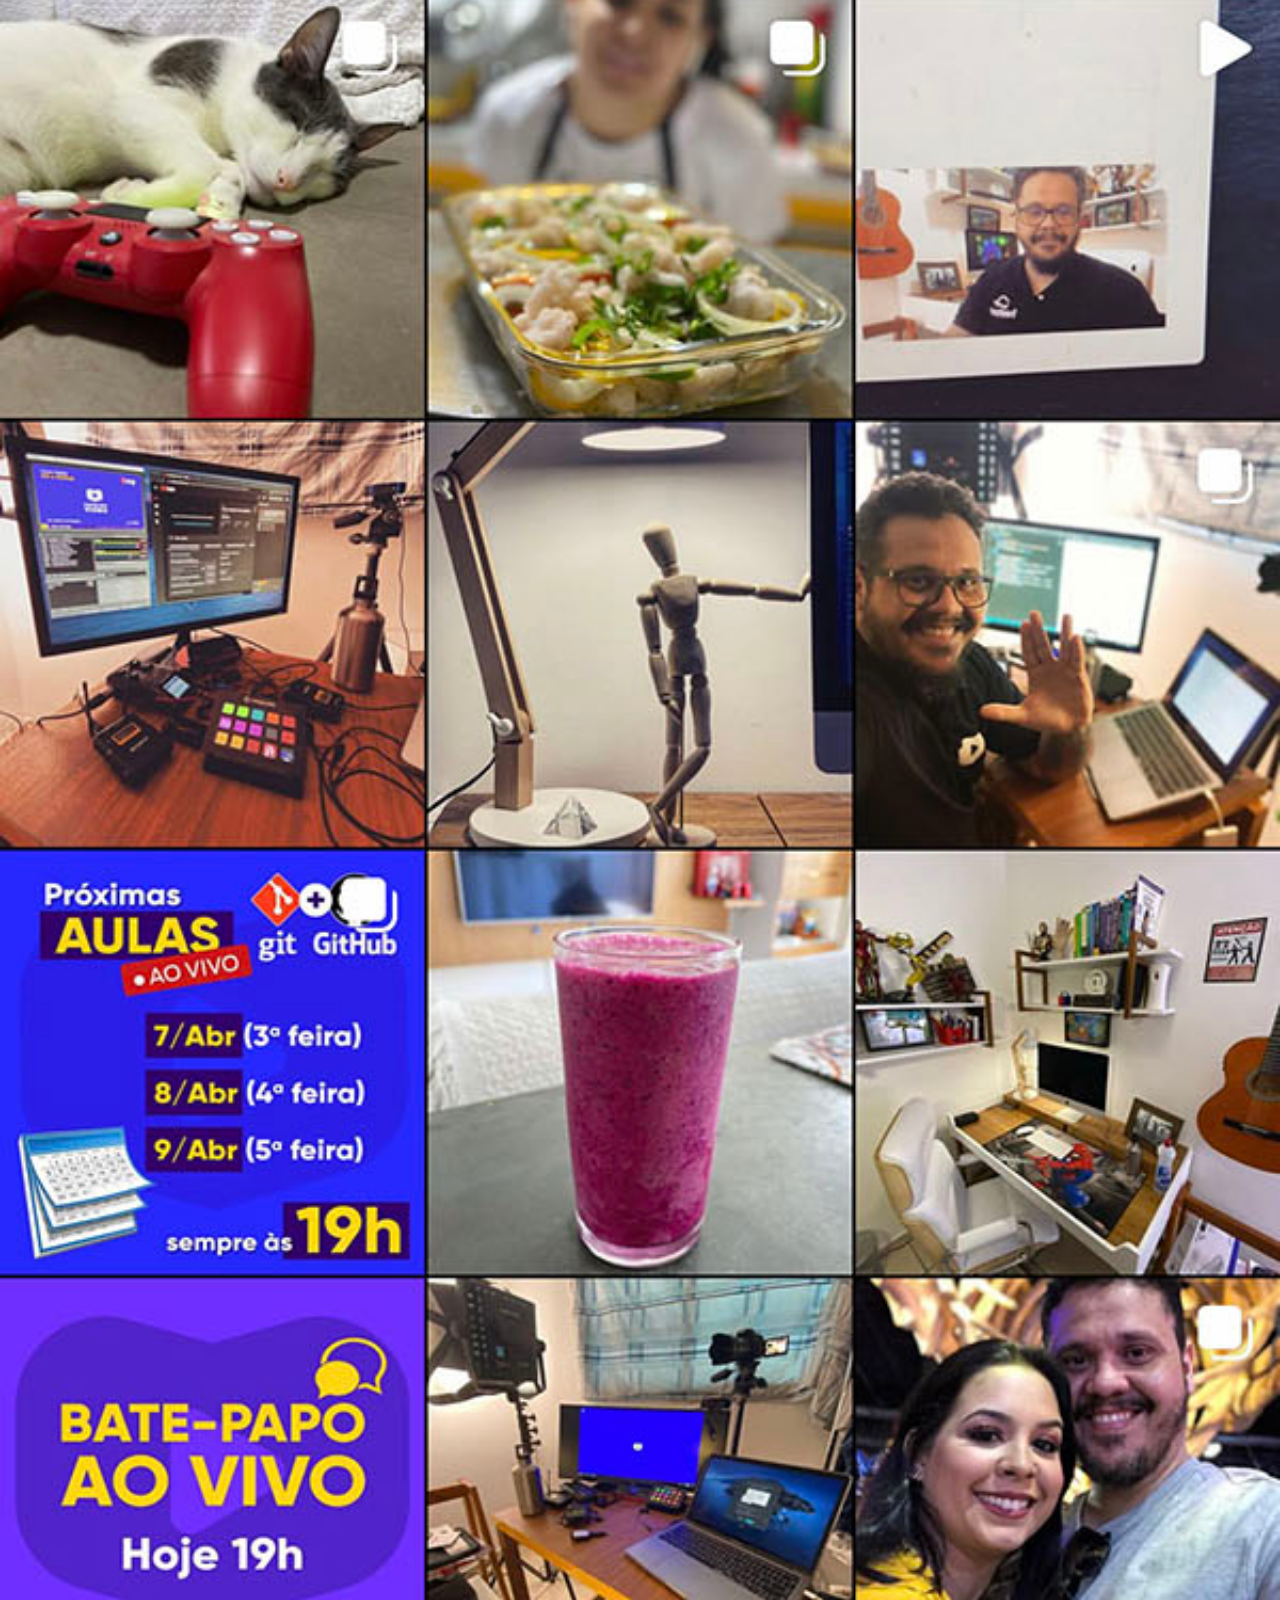
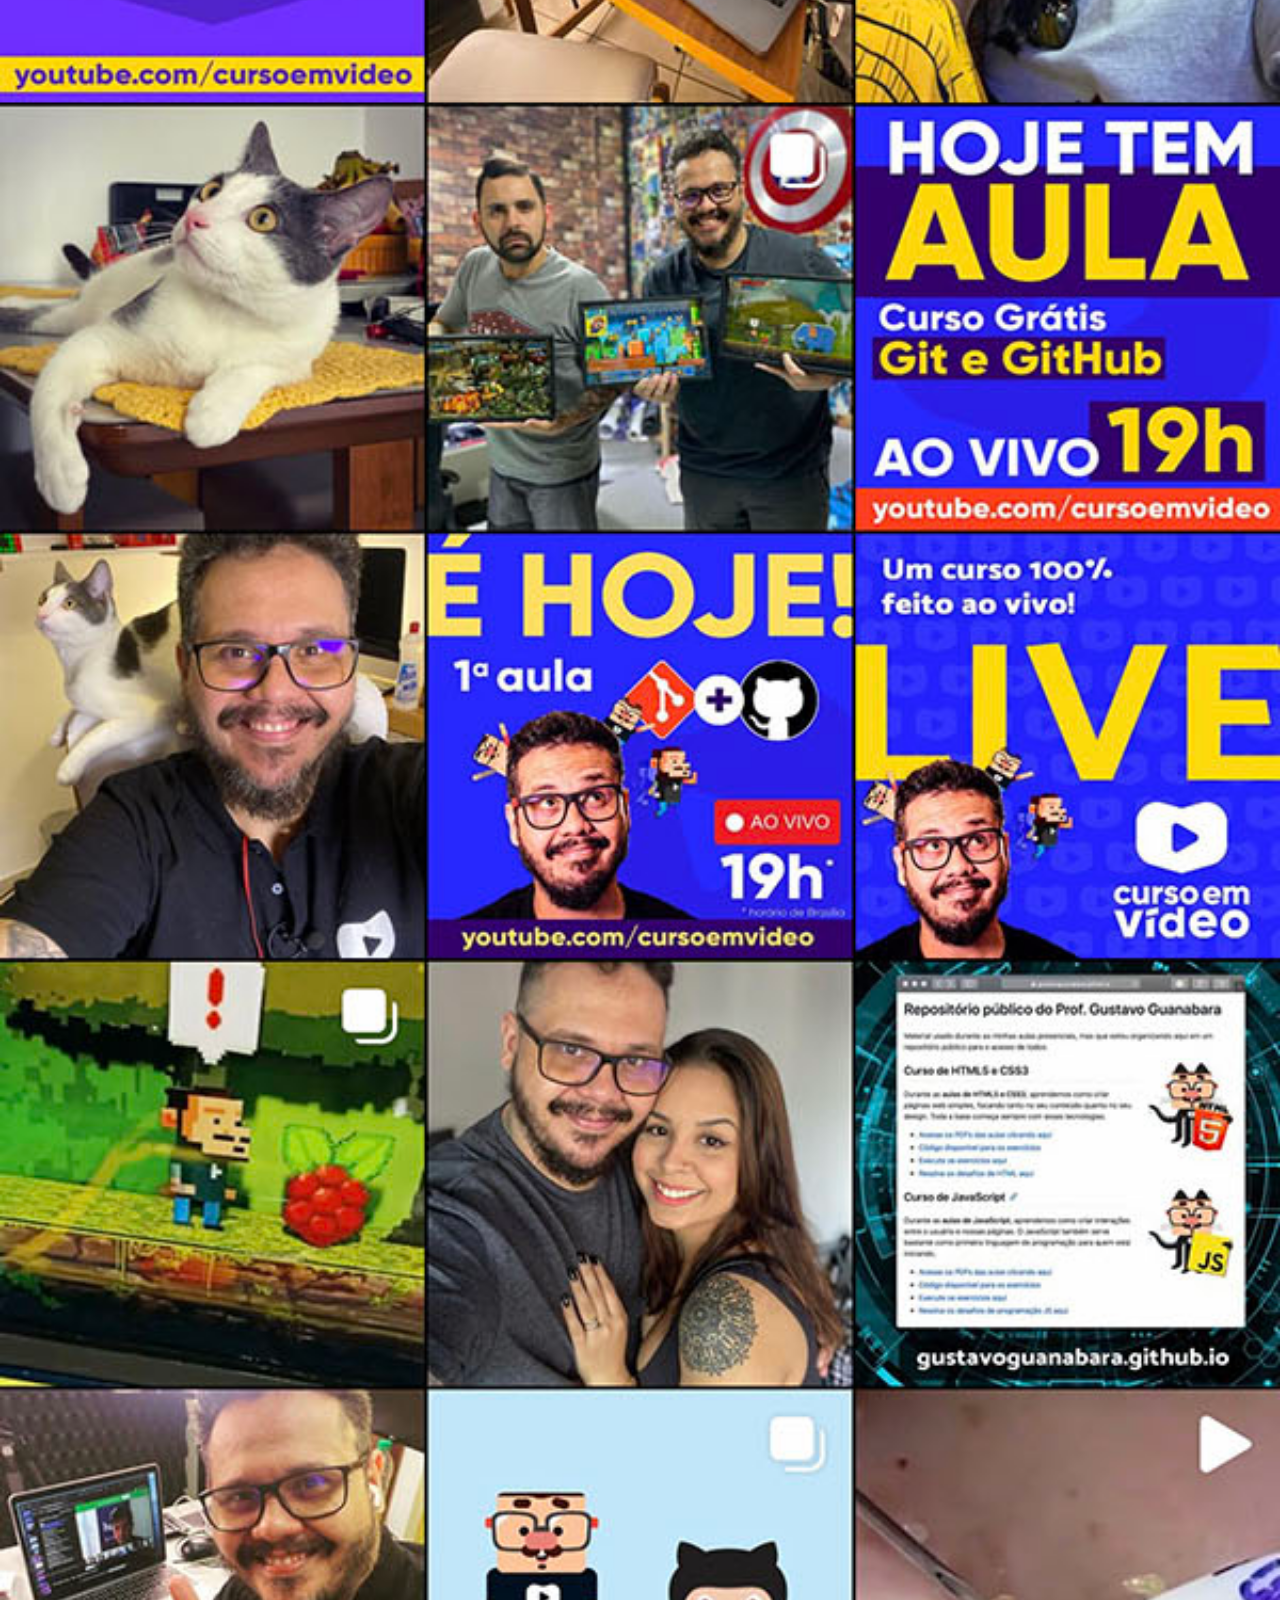
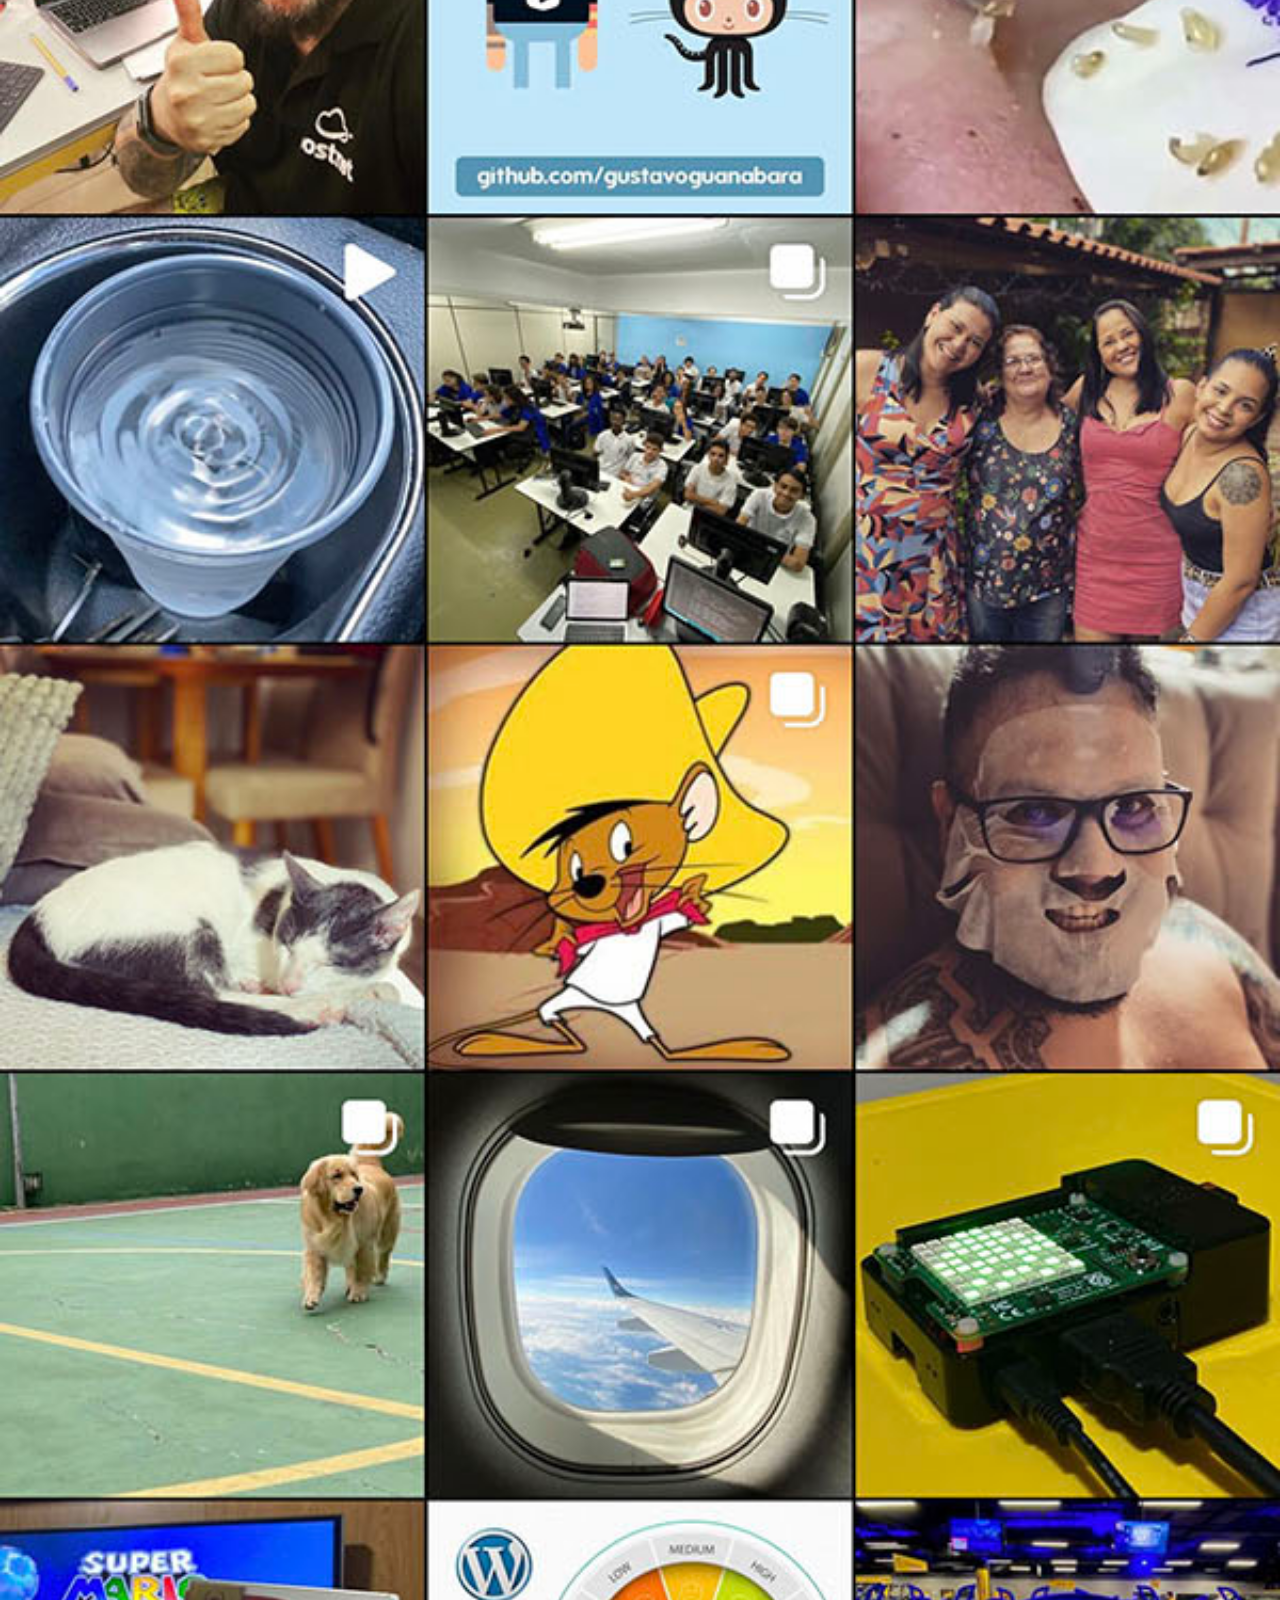
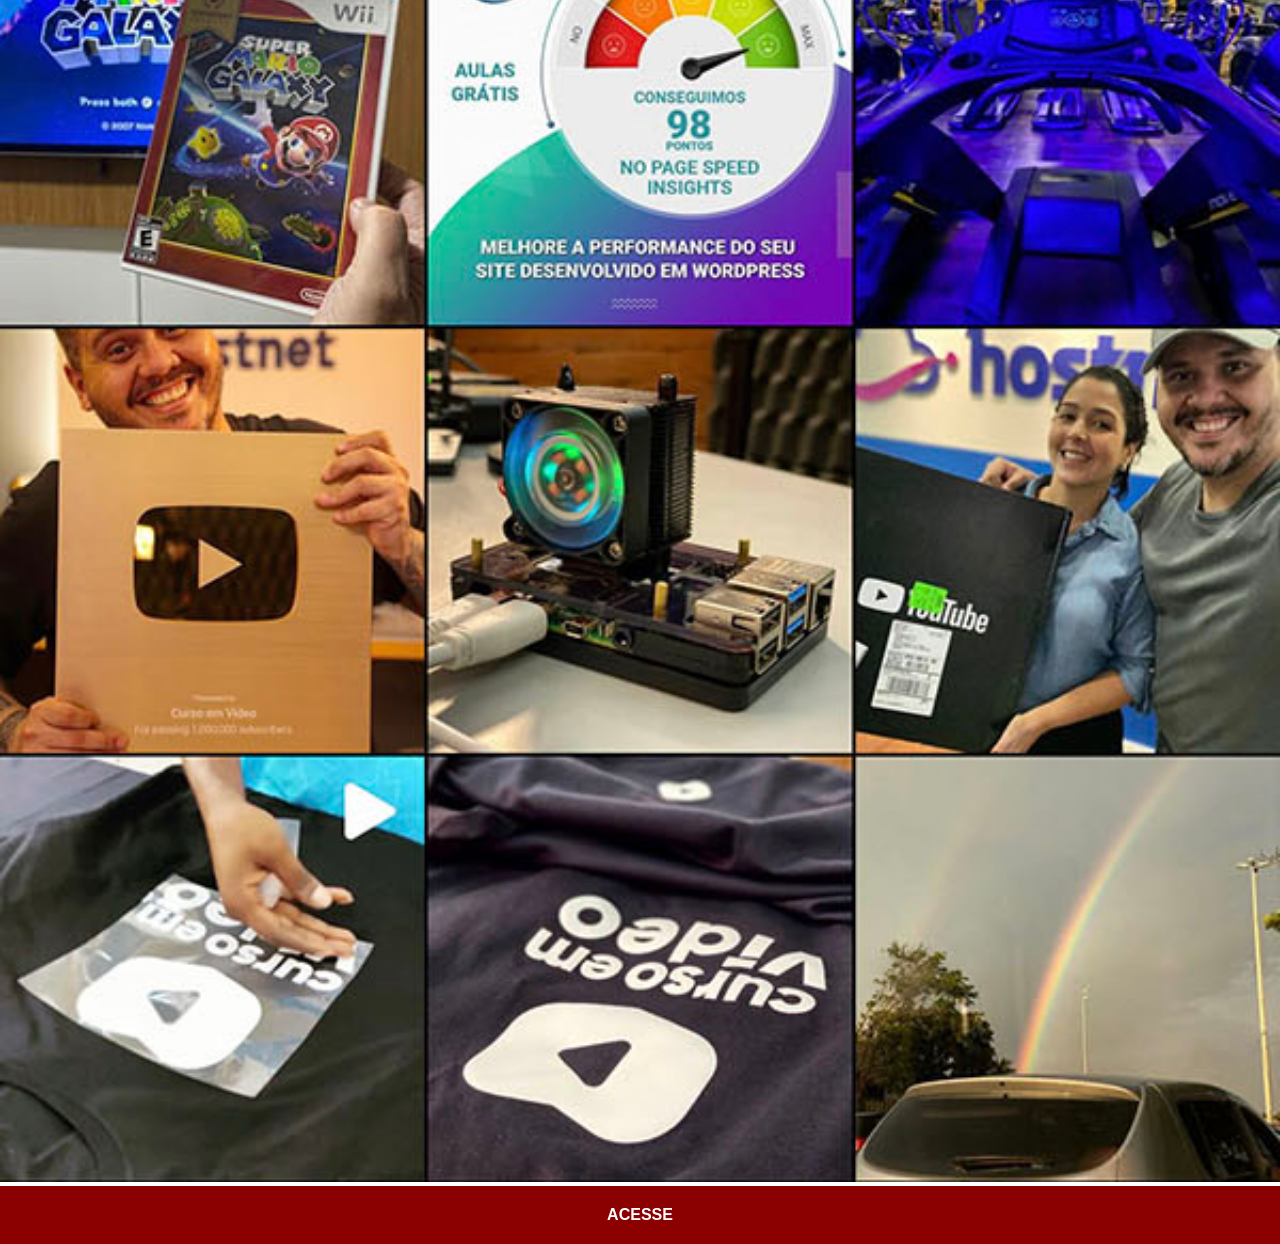
<file: instagram.html>
<!DOCTYPE html>
<html lang="pt-br">
<head>
    <meta charset="UTF-8">
    <meta name="viewport" content="width=device-width, initial-scale=1.0">
    <title>Instagram</title>
    <link rel="stylesheet" href="estilos/social.css">
</head>
<body>
    <img src="imagens/tela-instagram.jpg" alt="Instagram">
    <a href="https://youtu.be/qkr0dGDLExY?list=RDqkr0dGDLExY" target="_blank">ACESSE</a>
</body>
</html>
</file>
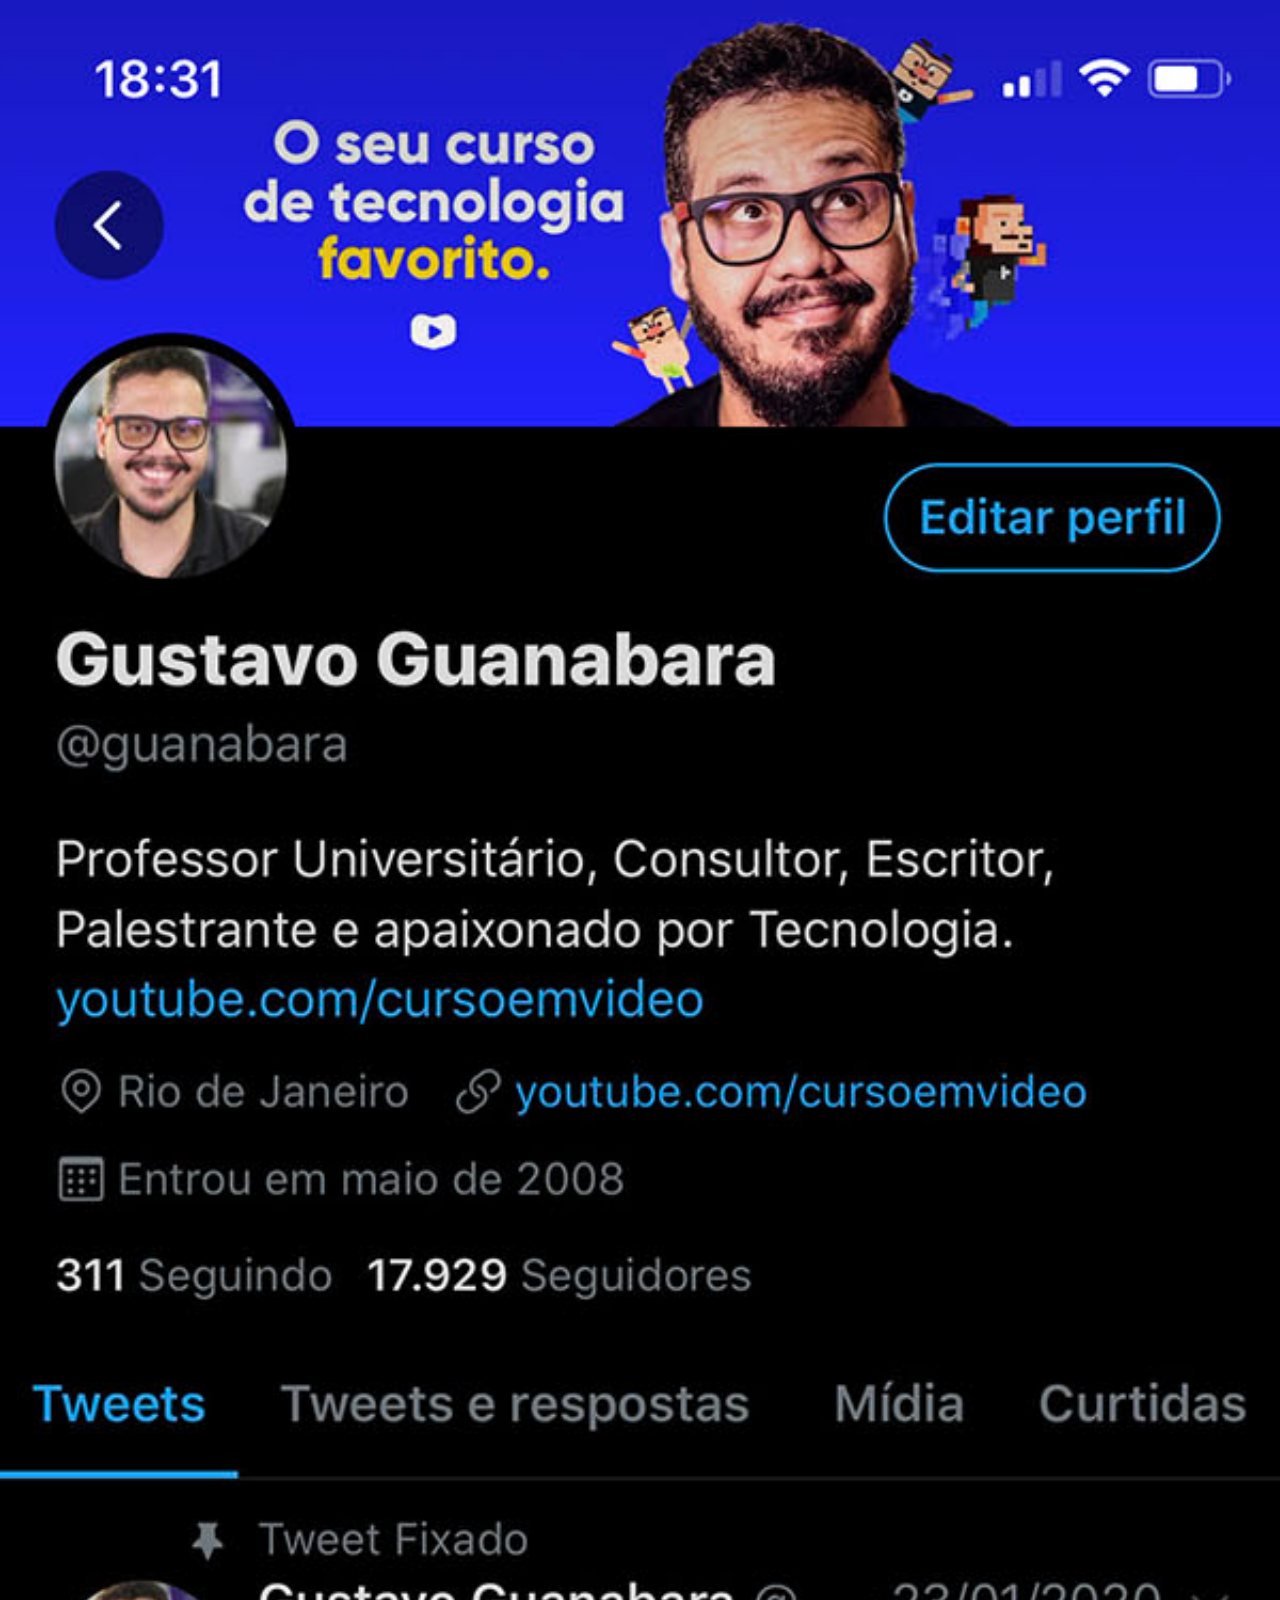
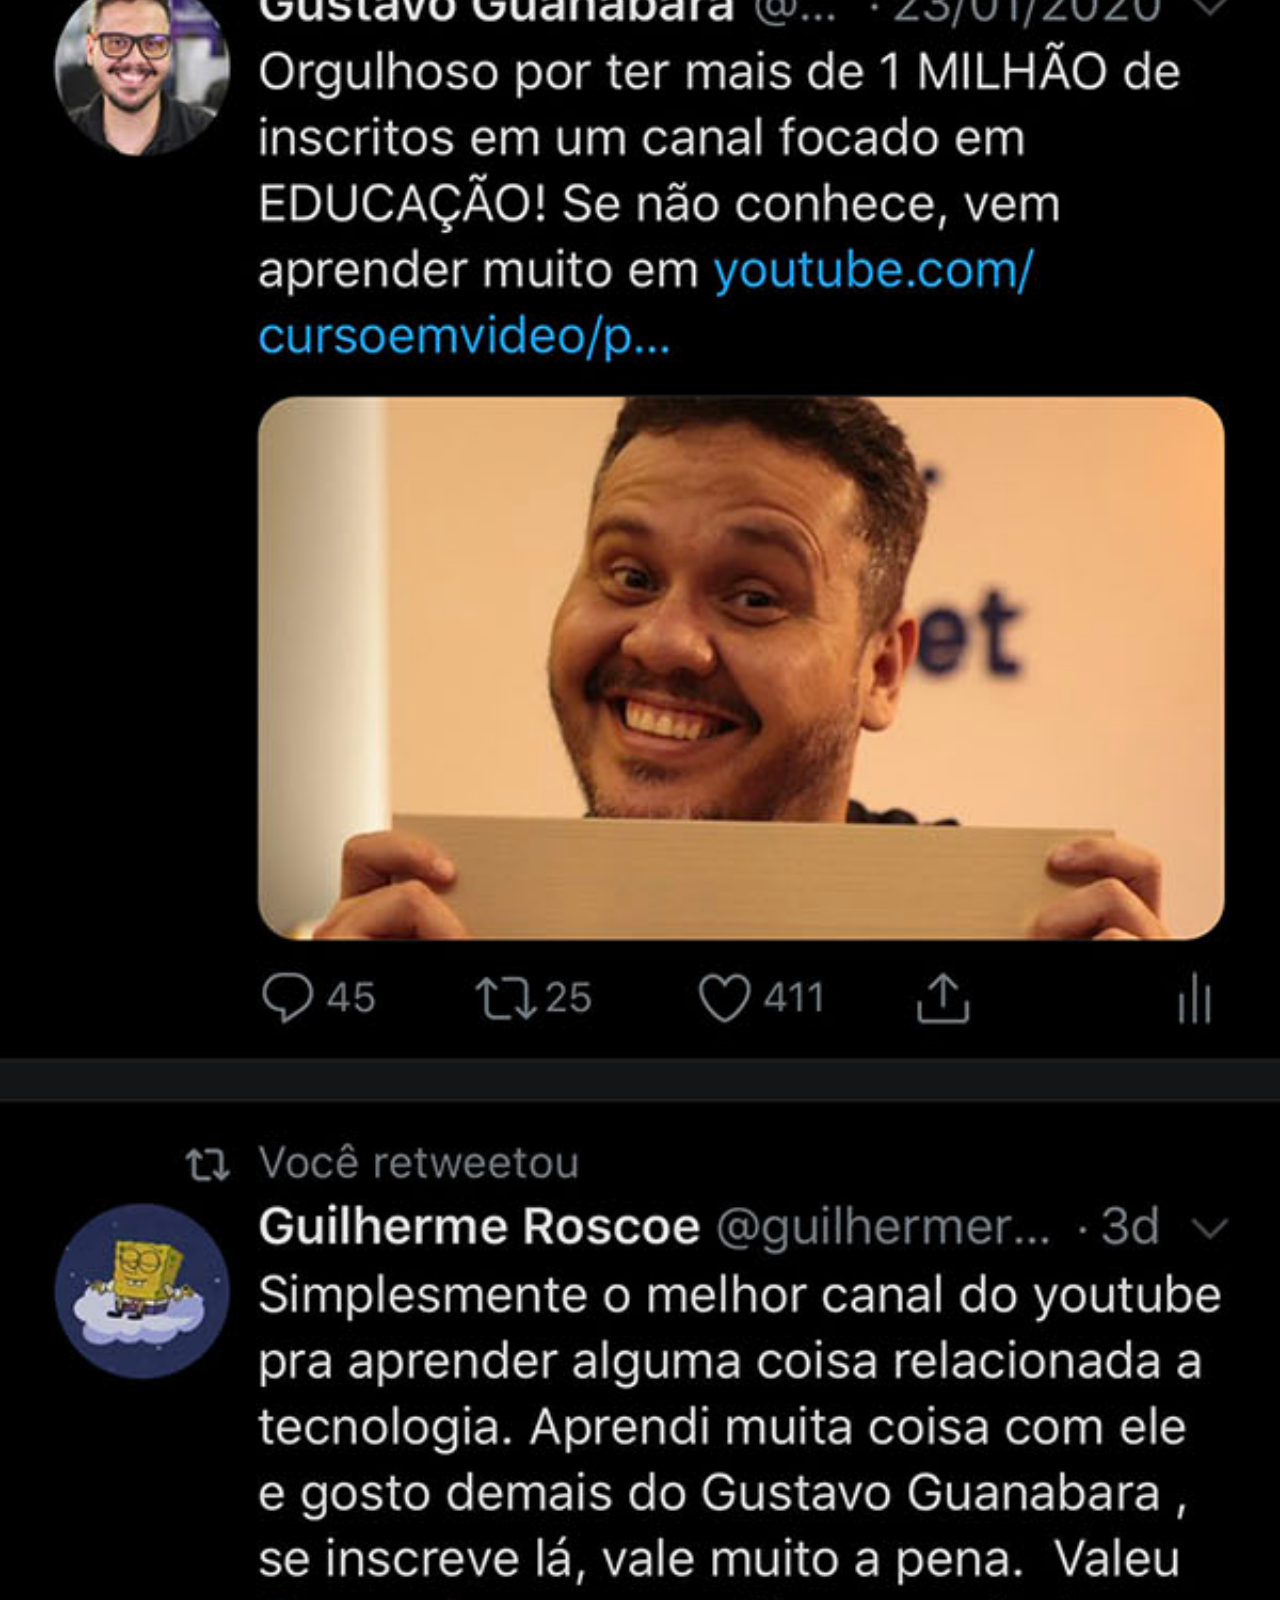
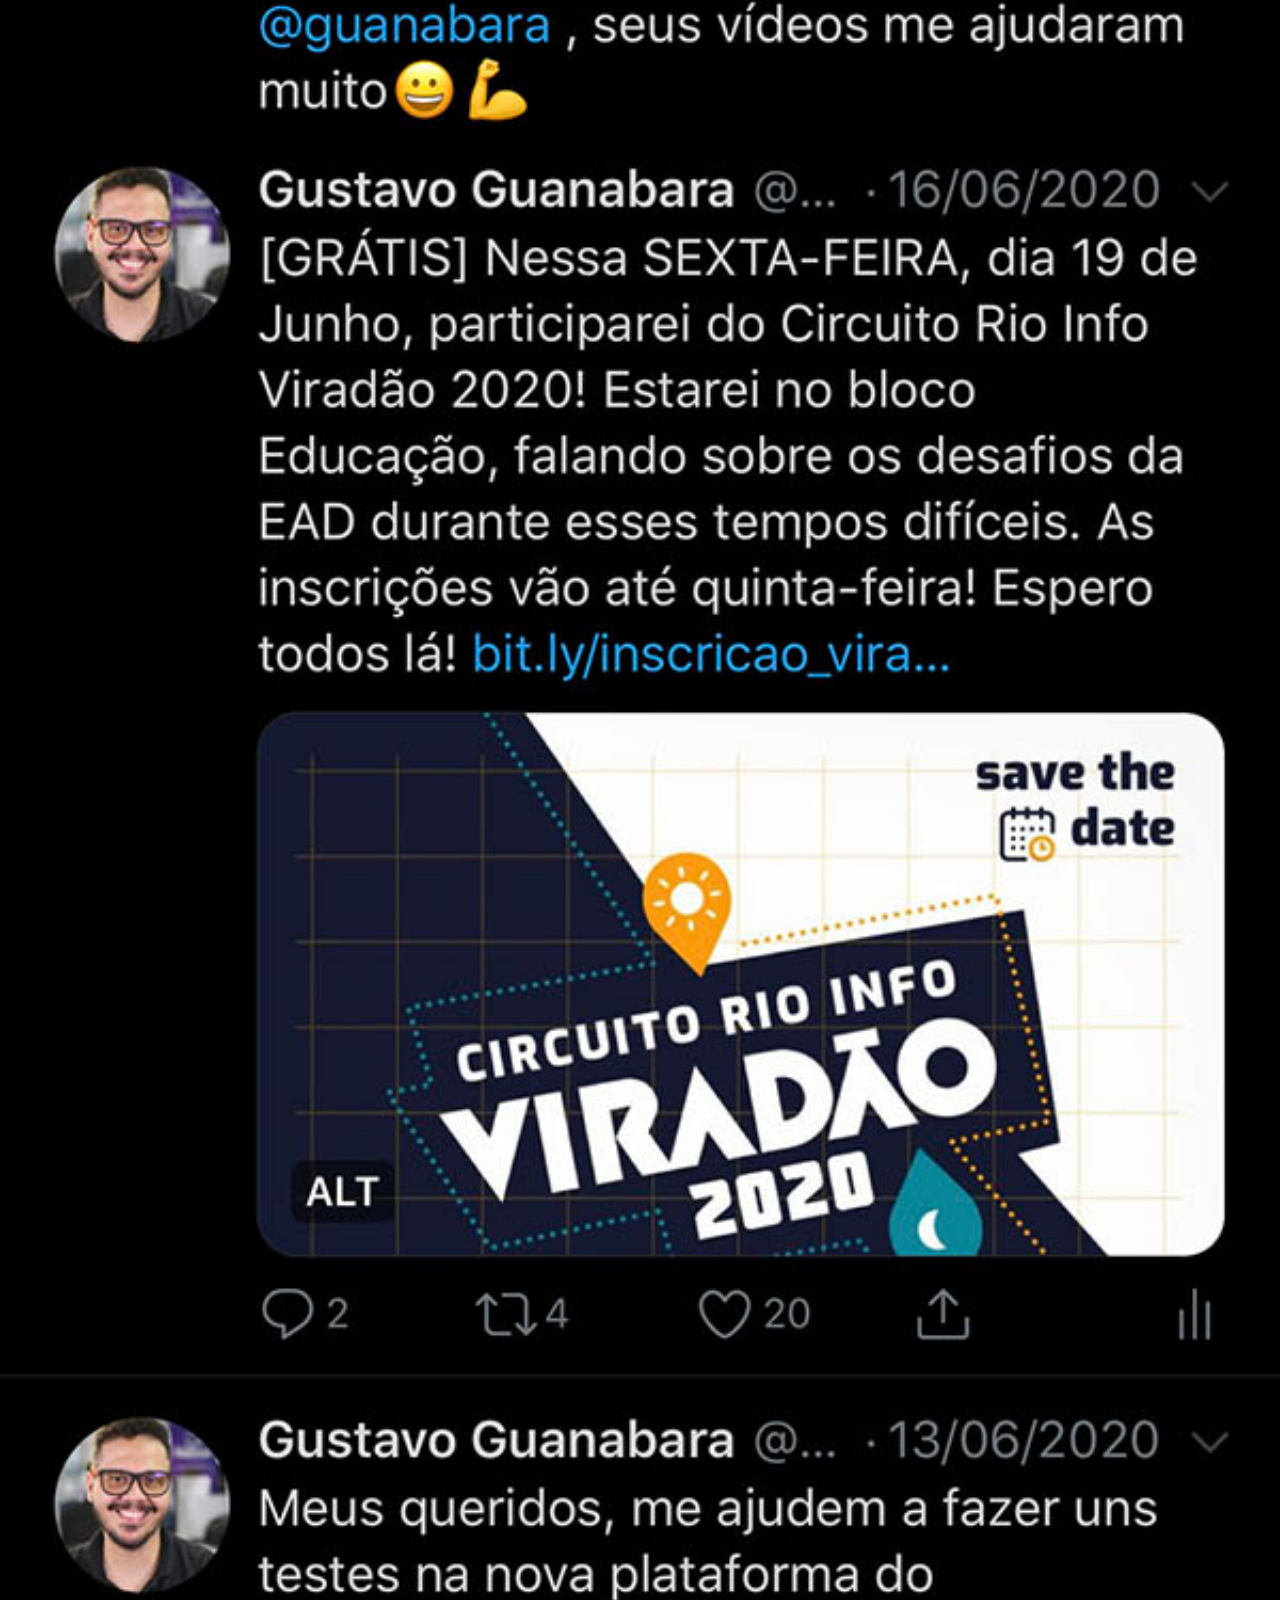
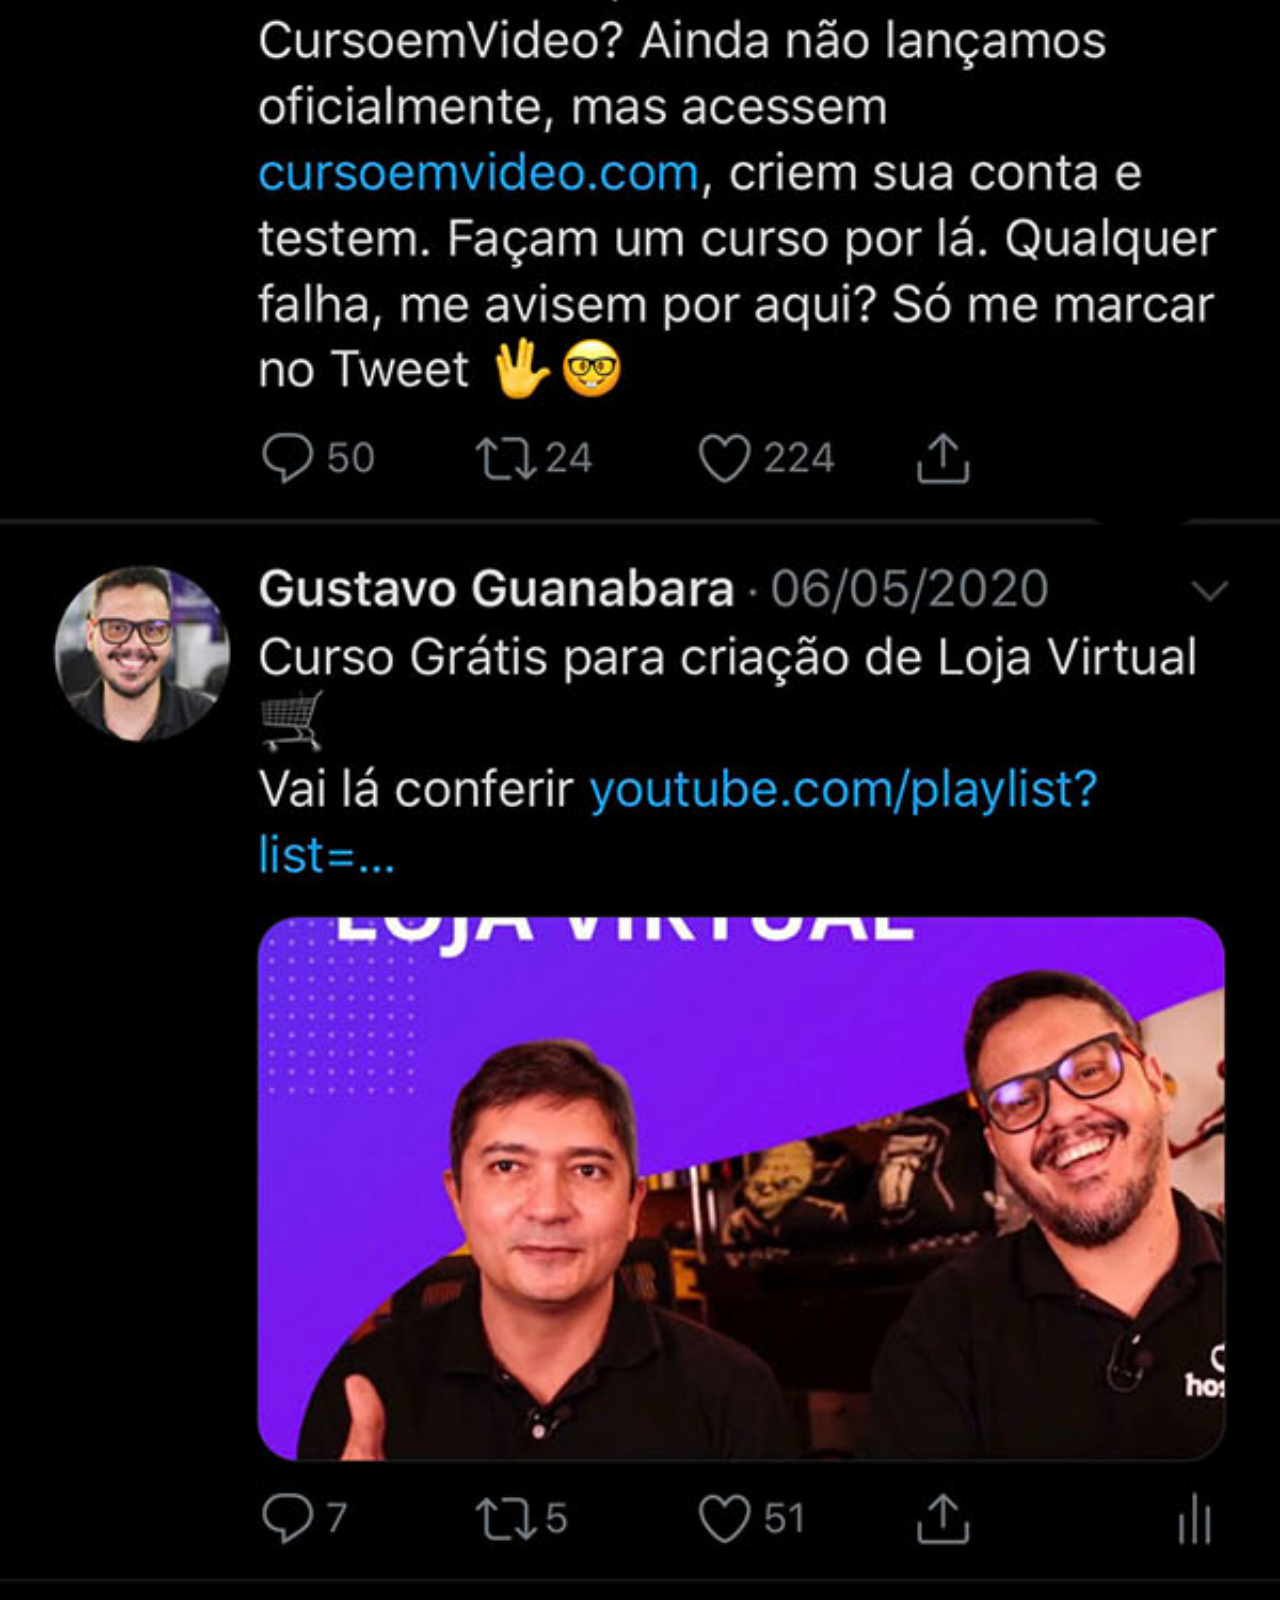
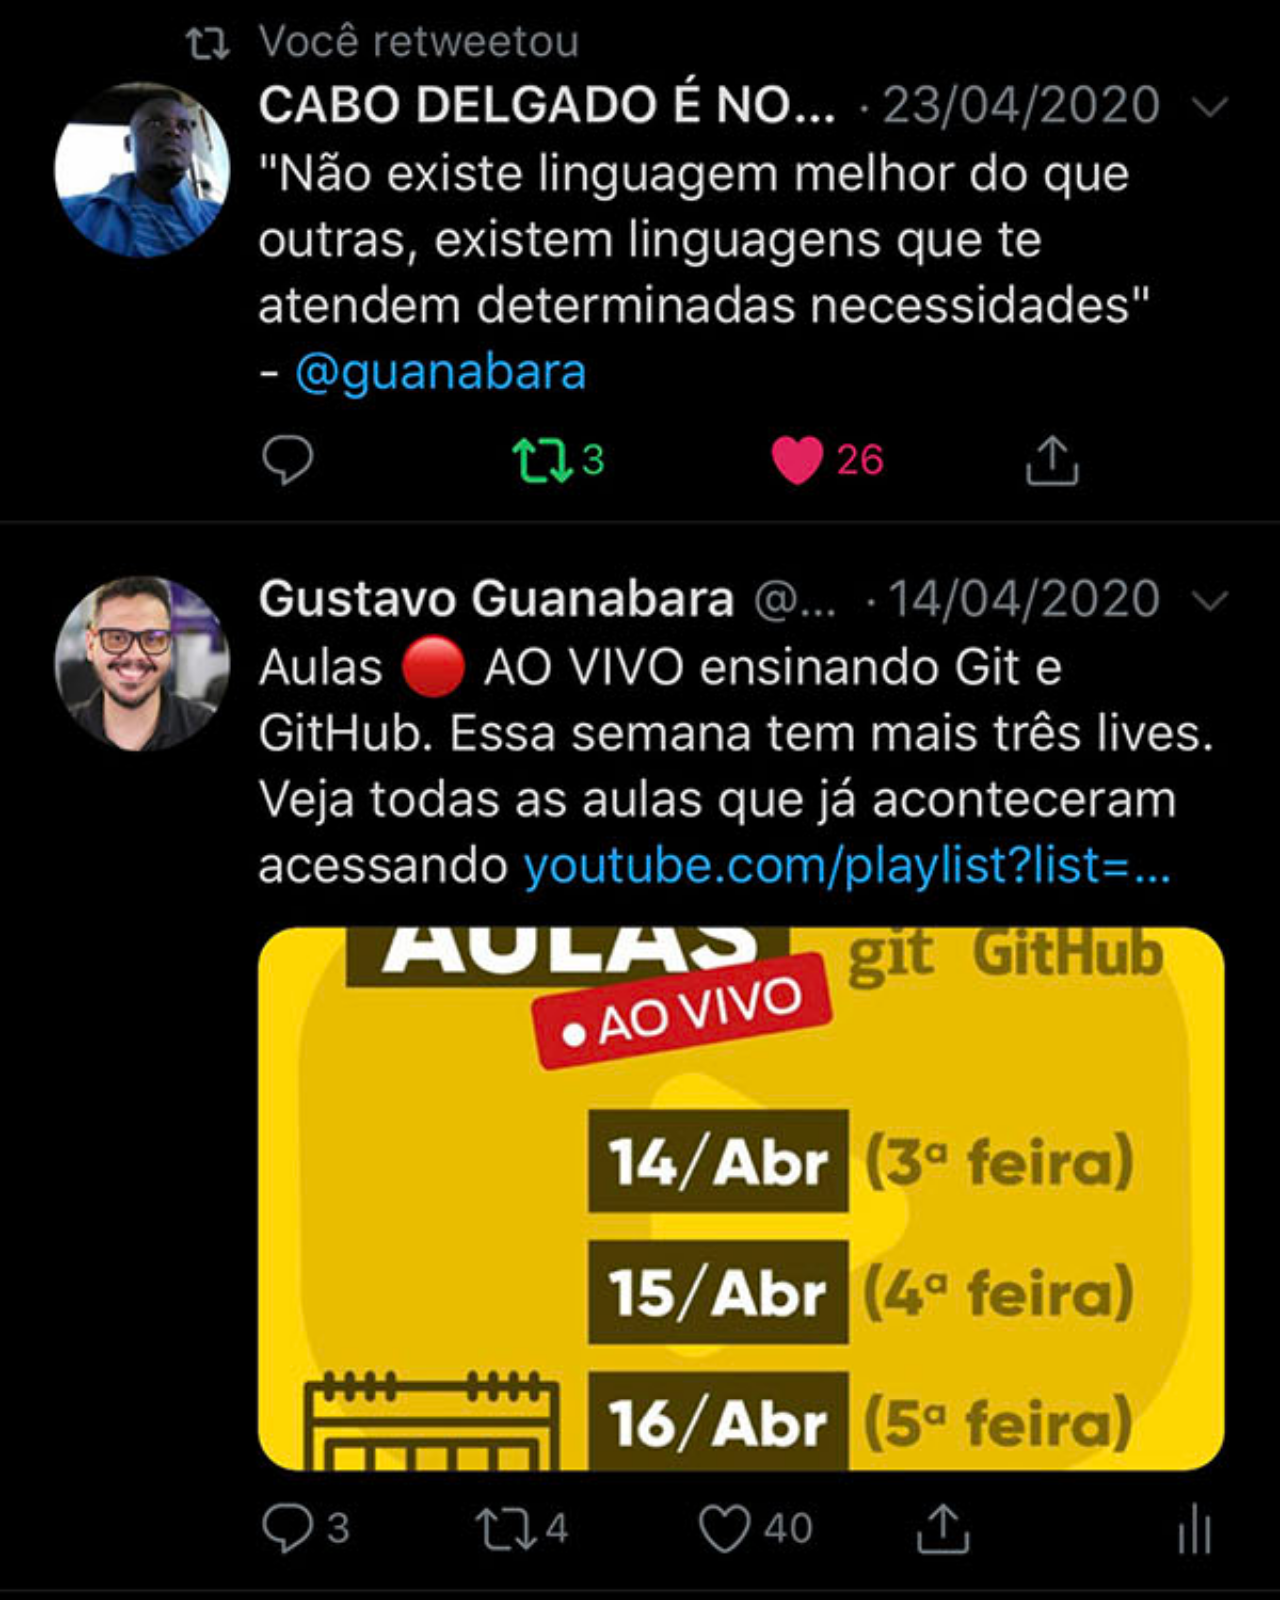
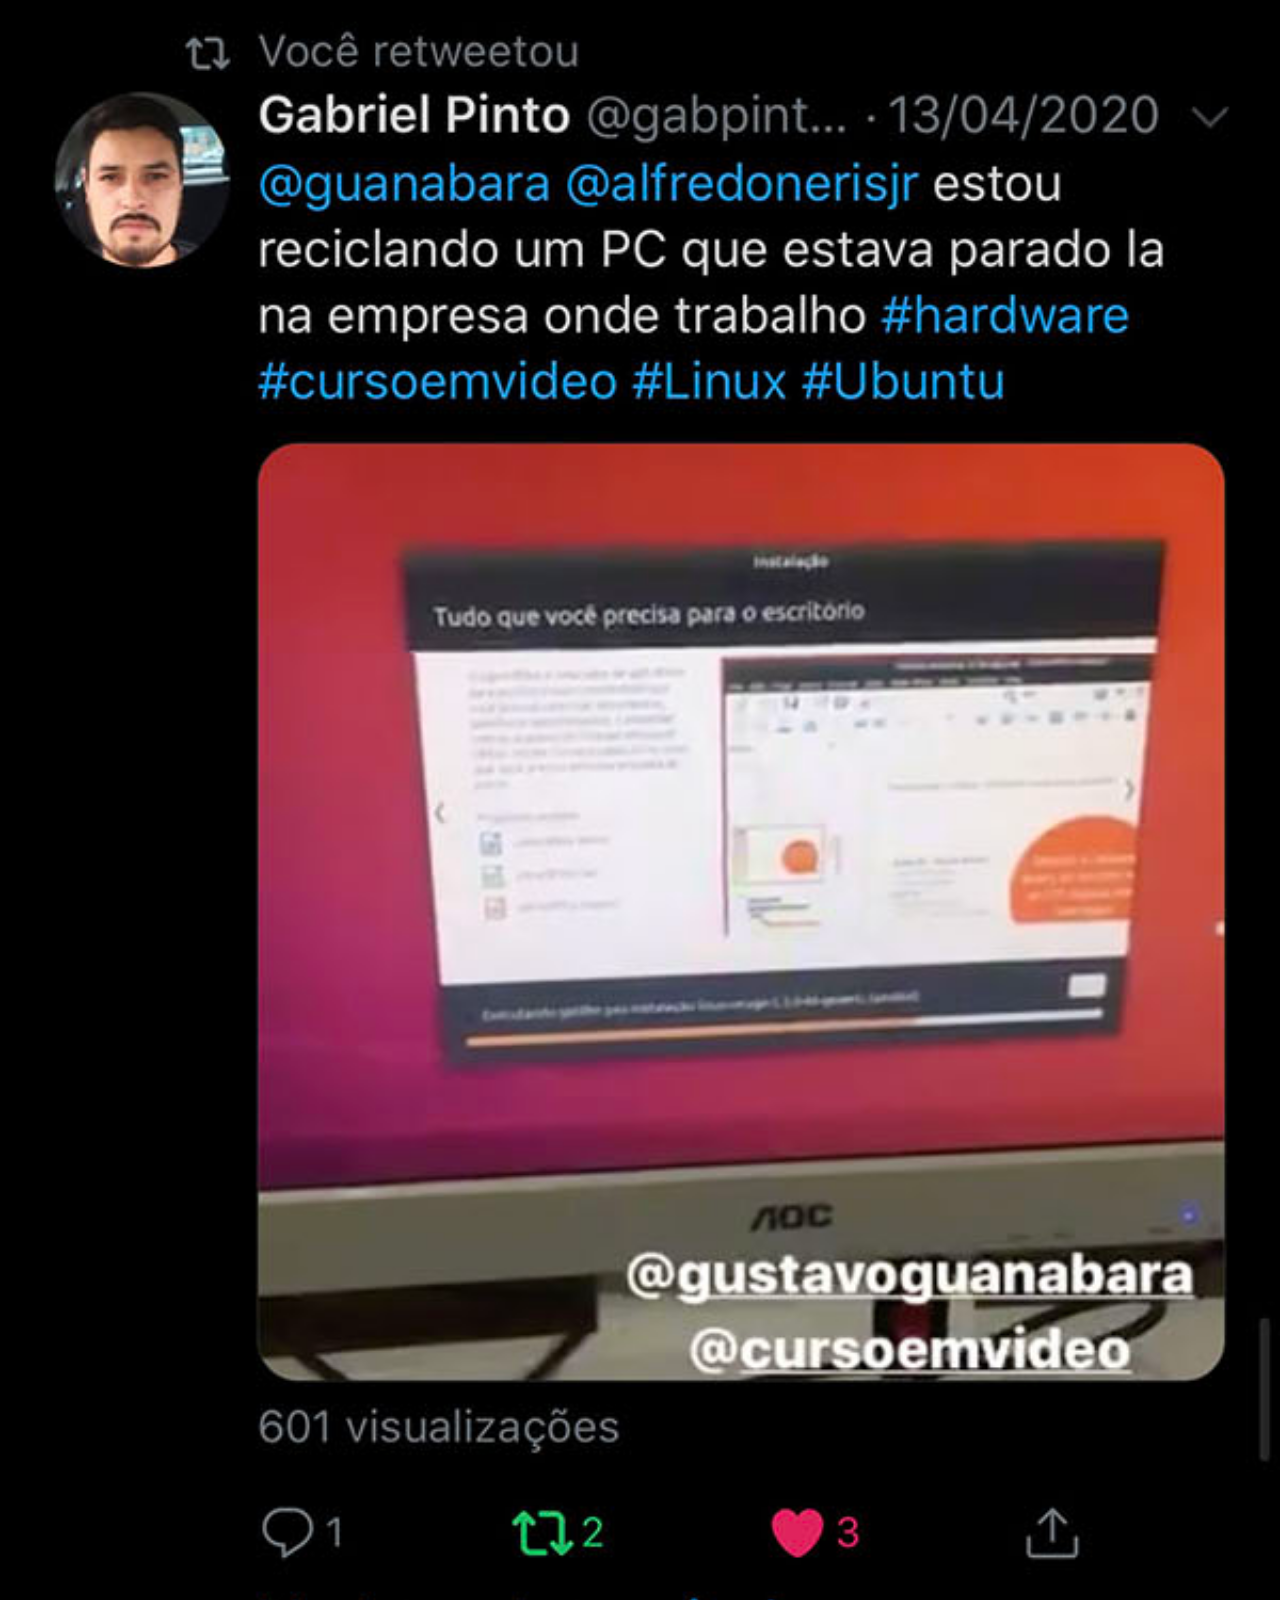
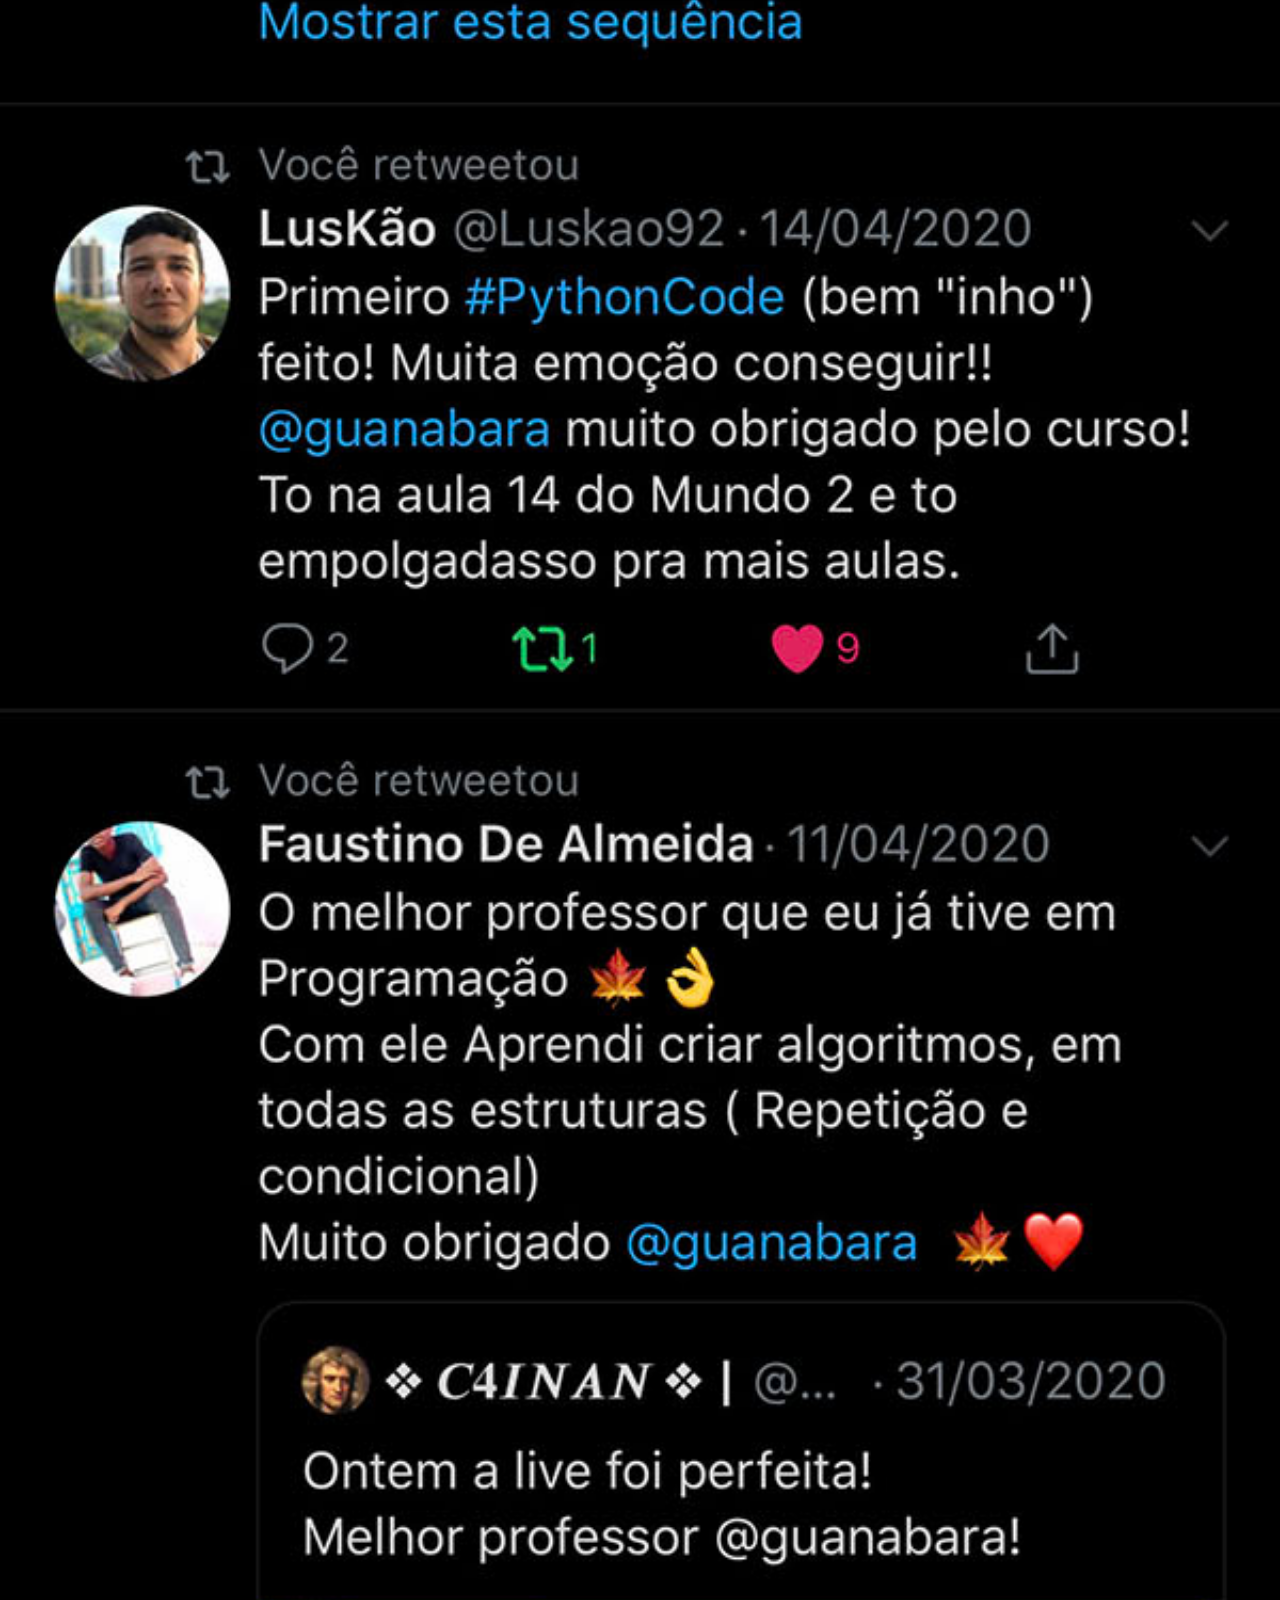
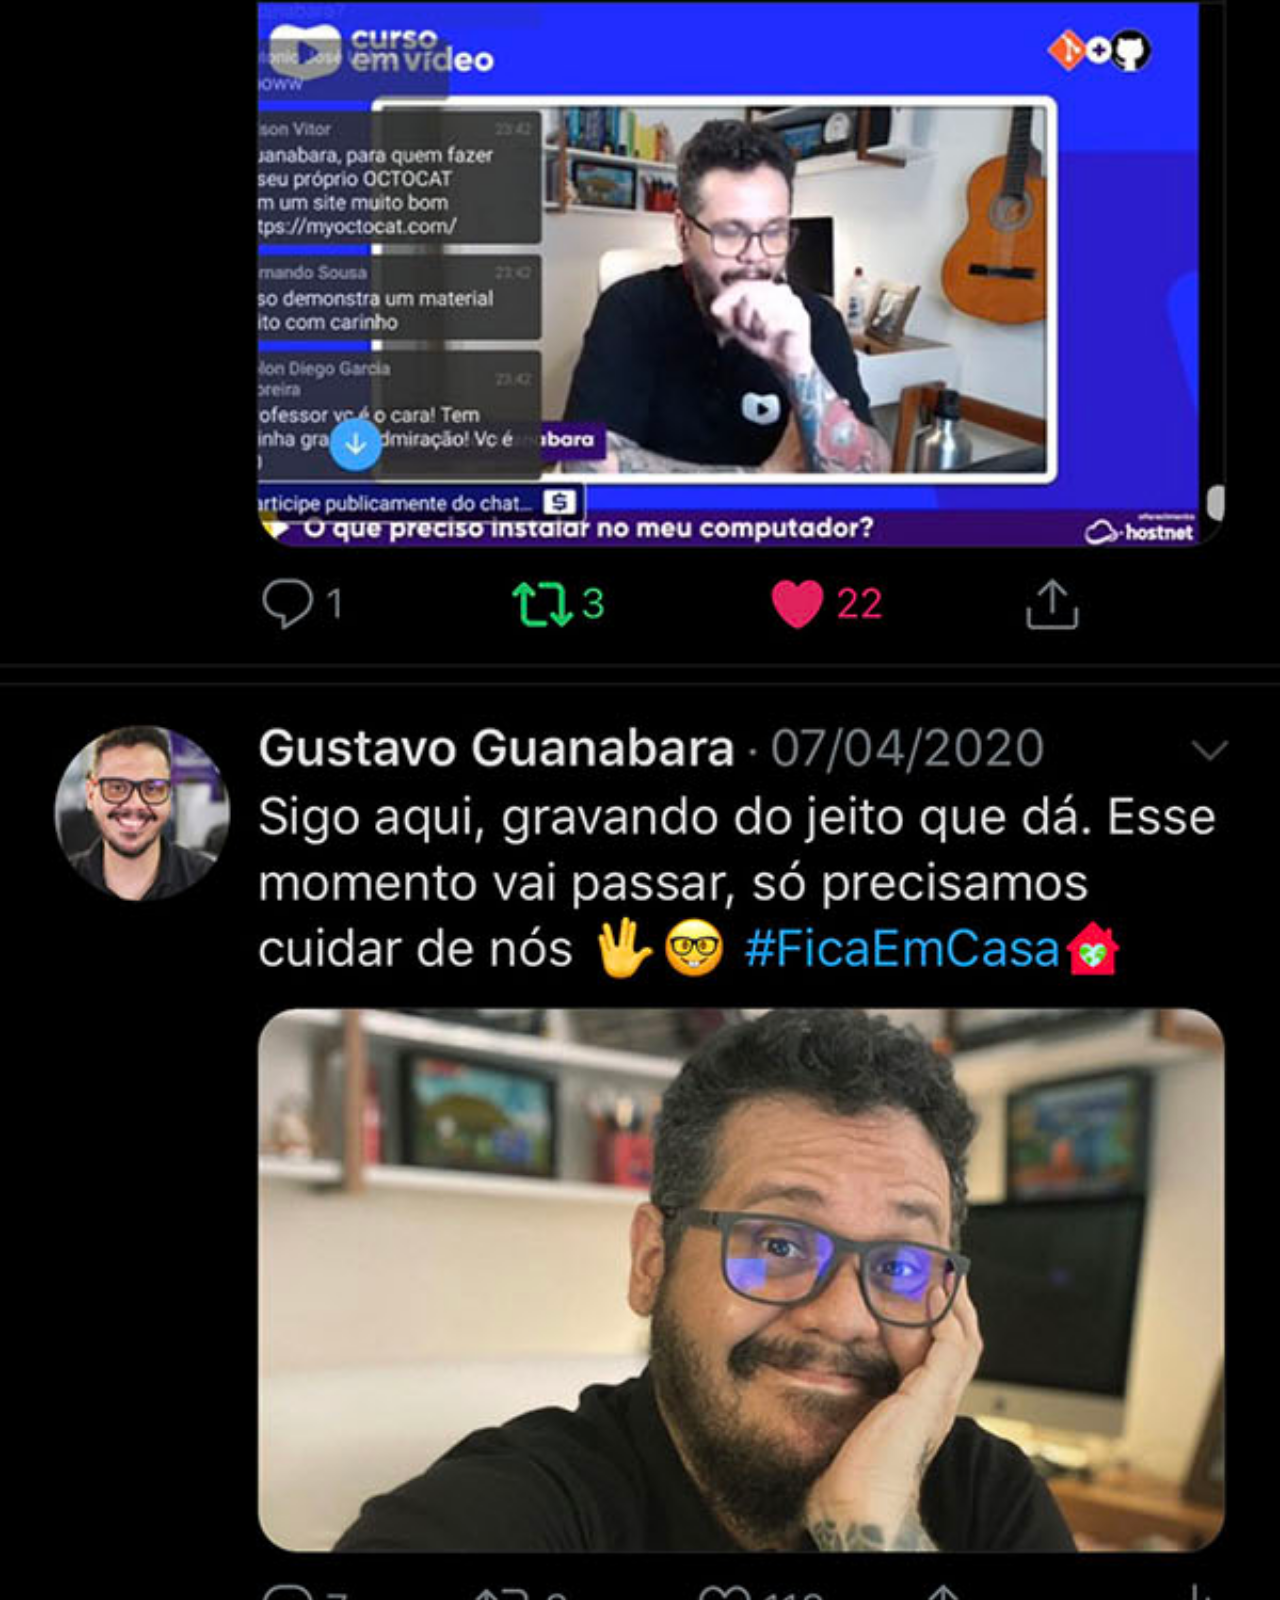
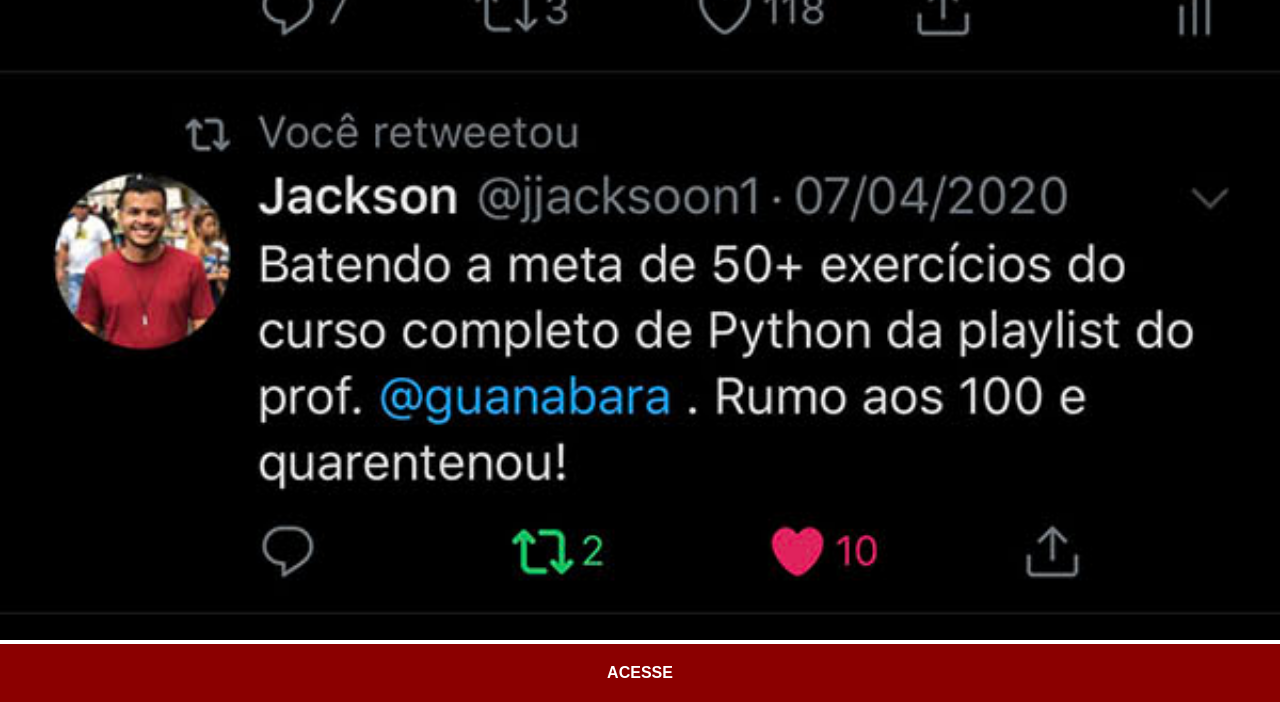
<file: twitter.html>
<!DOCTYPE html>
<html lang="pt-br">
<head>
    <meta charset="UTF-8">
    <meta name="viewport" content="width=device-width, initial-scale=1.0">
    <title>Twitter</title>
    <link rel="stylesheet" href="estilos/social.css">
</head>
<body>
    <img src="imagens/tela-twitter.jpg" alt="Twitter">
    <a href="" target="_blank">ACESSE</a>
</body>
</html>
</file>
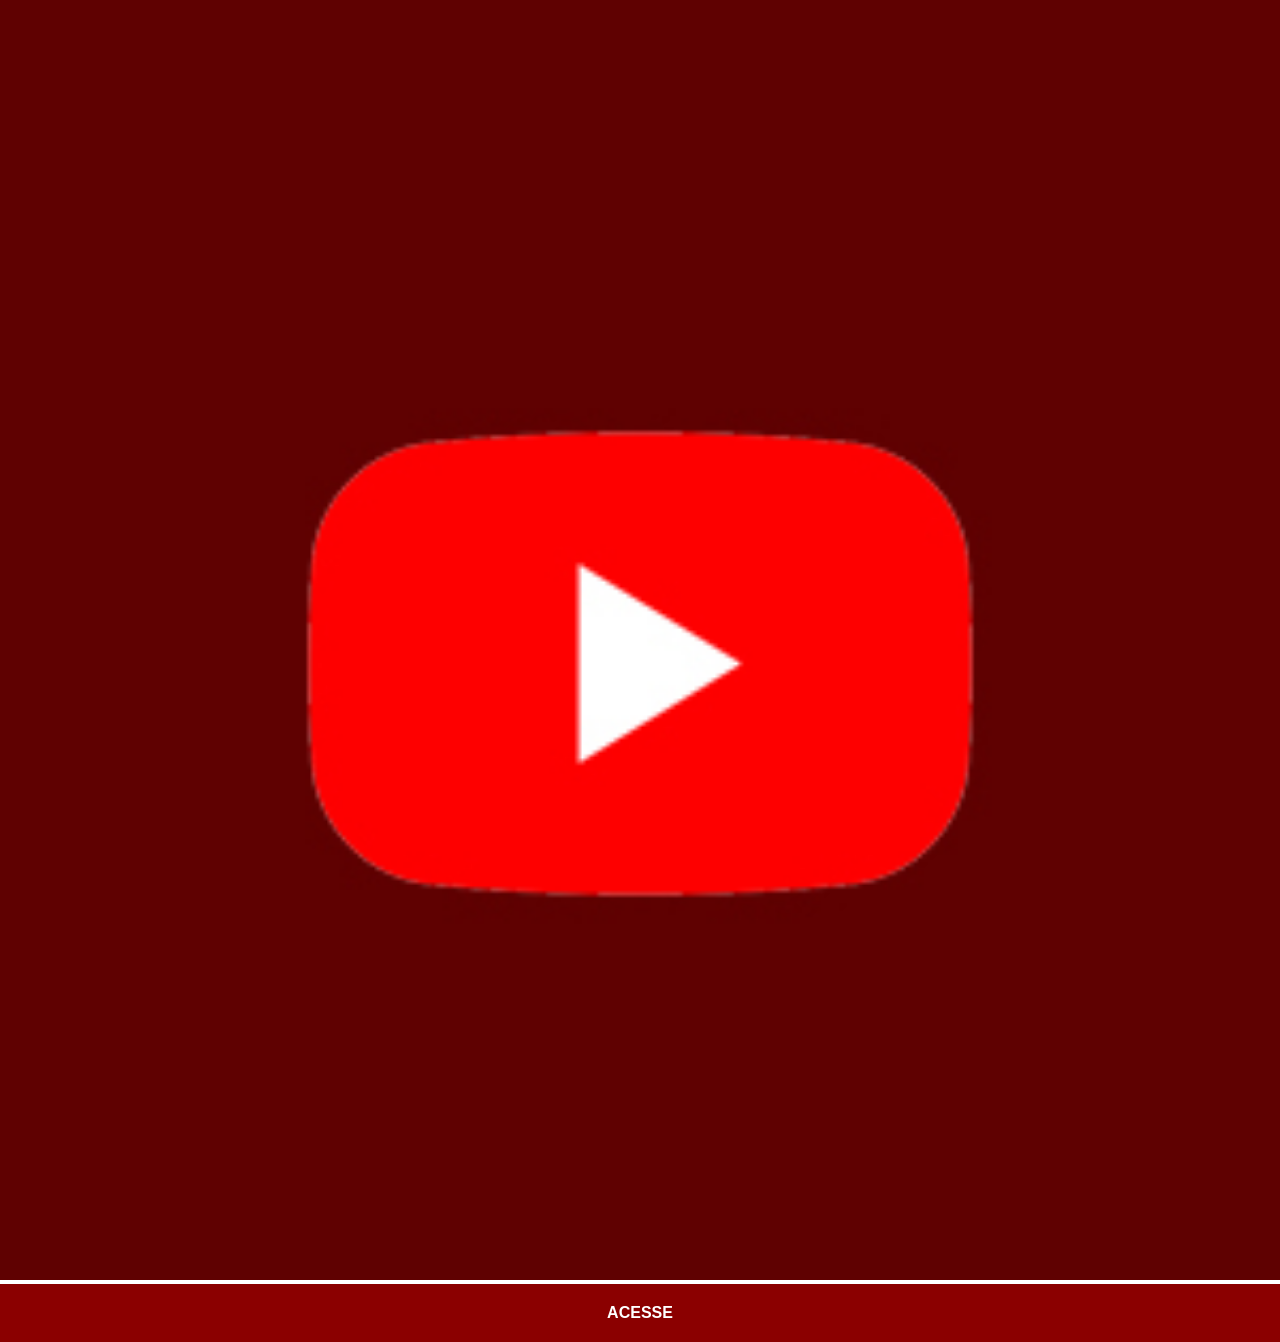
<file: youtube.html>
<!DOCTYPE html>
<html lang="pt-br">
<head>
    <meta charset="UTF-8">
    <meta name="viewport" content="width=device-width, initial-scale=1.0">
    <title>YouTube</title>
    <link rel="stylesheet" href="estilos/social.css">
</head>
<body>
    <img src="imagens/logo-youtube.jpg" alt="YouTube">
    <a href="https://youtu.be/qkr0dGDLExY?list=RDqkr0dGDLExY" target="_blank">ACESSE</a>
</body>
</html>
</file>
<file: estilos/style.css>
@charset "UTF-8";


* {
    margin: 0px;
    padding: 0px;
    font-family: Arial, Helvetica, sans-serif;
}
/* Estilos para html e body*/
html, body {
    height: 100vh;
    width: 100vw;
    background-color: black;
}
/*Ajustando imagem do fundo no body*/
    body {
        background: url('../imagens/fundo-madeira.jpg') no-repeat top center;
        background-size: cover;
        background-attachment: fixed;
    }


/*Configurando estilo para o main*/
main {
    height: 100vh;
    position: relative;
}
/*Posicionando e centralizando as sections*/
section#telefone {
    position: absolute;
    top: 50%;
    left: 50%;
    transform: translate(-50%, -50%);
    height: 627px;
    width: 311px;
    background-color: blue;
    /*Configurando as imagens*/
    background: url('../imagens/frame-iphone.png') no-repeat; /*Ajustando estilo da imagem*/
}

iframe {
    position: relative;
    top: 80px;
    left: 22px;
    width: 263px;
    height: 471px;
}

section#redes-sociais {
    text-align: right;
}

section#redes-sociais a {
    outline: none;
    text-decoration: none;
}

section#redes-sociais img {
    width: 50px;
    margin: 10px;
    border-radius: 50%;
    border: 2px solid transparent;
    box-shadow: 2px 2px 5px rgba(0, 0, 0, 0.531);
    box-sizing: border-box;

    transition: transform .3s, border .5s, box-shadow .3s;
}

section#redes-sociais img:hover {
    border: 2px solid white;
    transform: translate(-3px, -3px);
    box-shadow: 5px 5px 10px black;
}
</file>
<file: estilos/social.css>
@charset "UTF-8";

* {
    margin: 0px;
    padding: 0px;
    font-family: Arial, Helvetica, sans-serif;
}
::-webkit-scrollbar {
    width: 0px;
    height: 0px;
}

img {
    width: 100vw;
}

a {
    display: block;
    background-color: darkred;
    color: white;
    padding: 20px;
    text-align: center;
    font-weight: bolder;
    text-decoration: none;
}

a:hover {
    background-color: red ;
}
</file>
